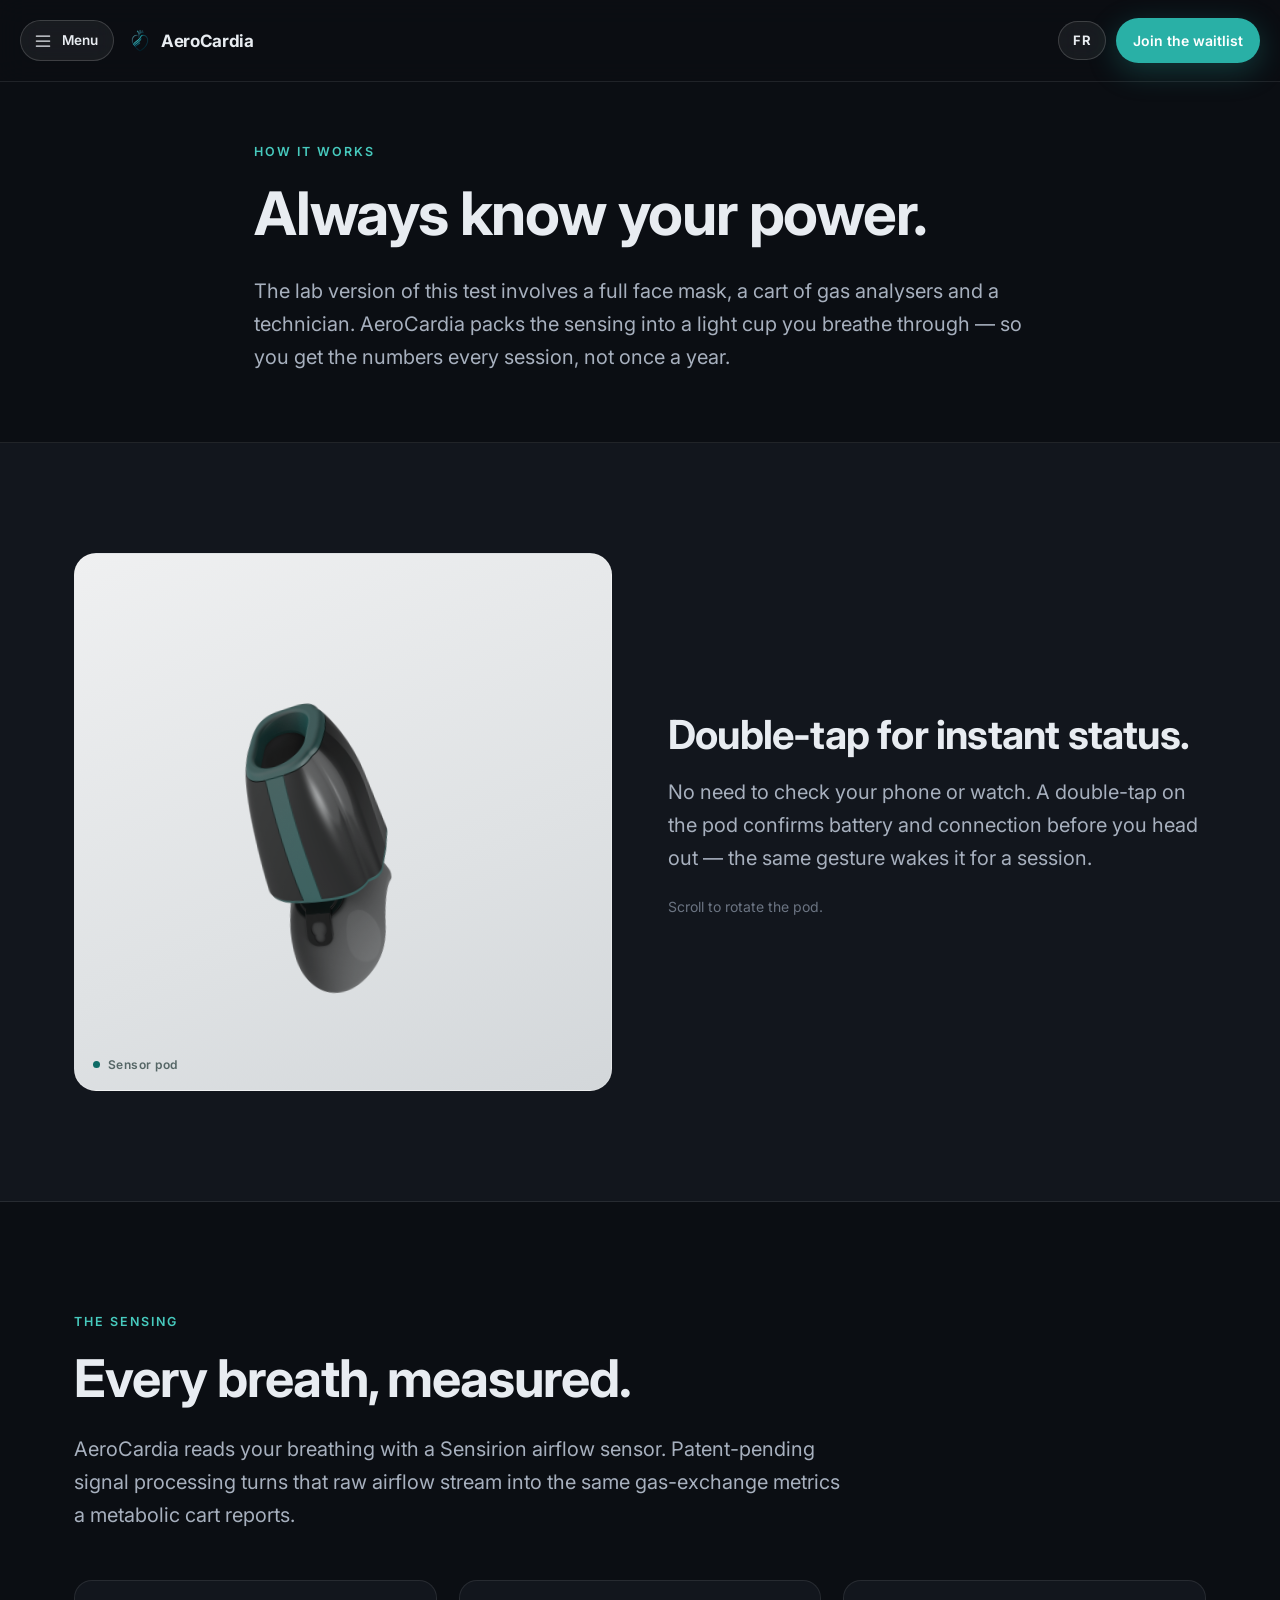
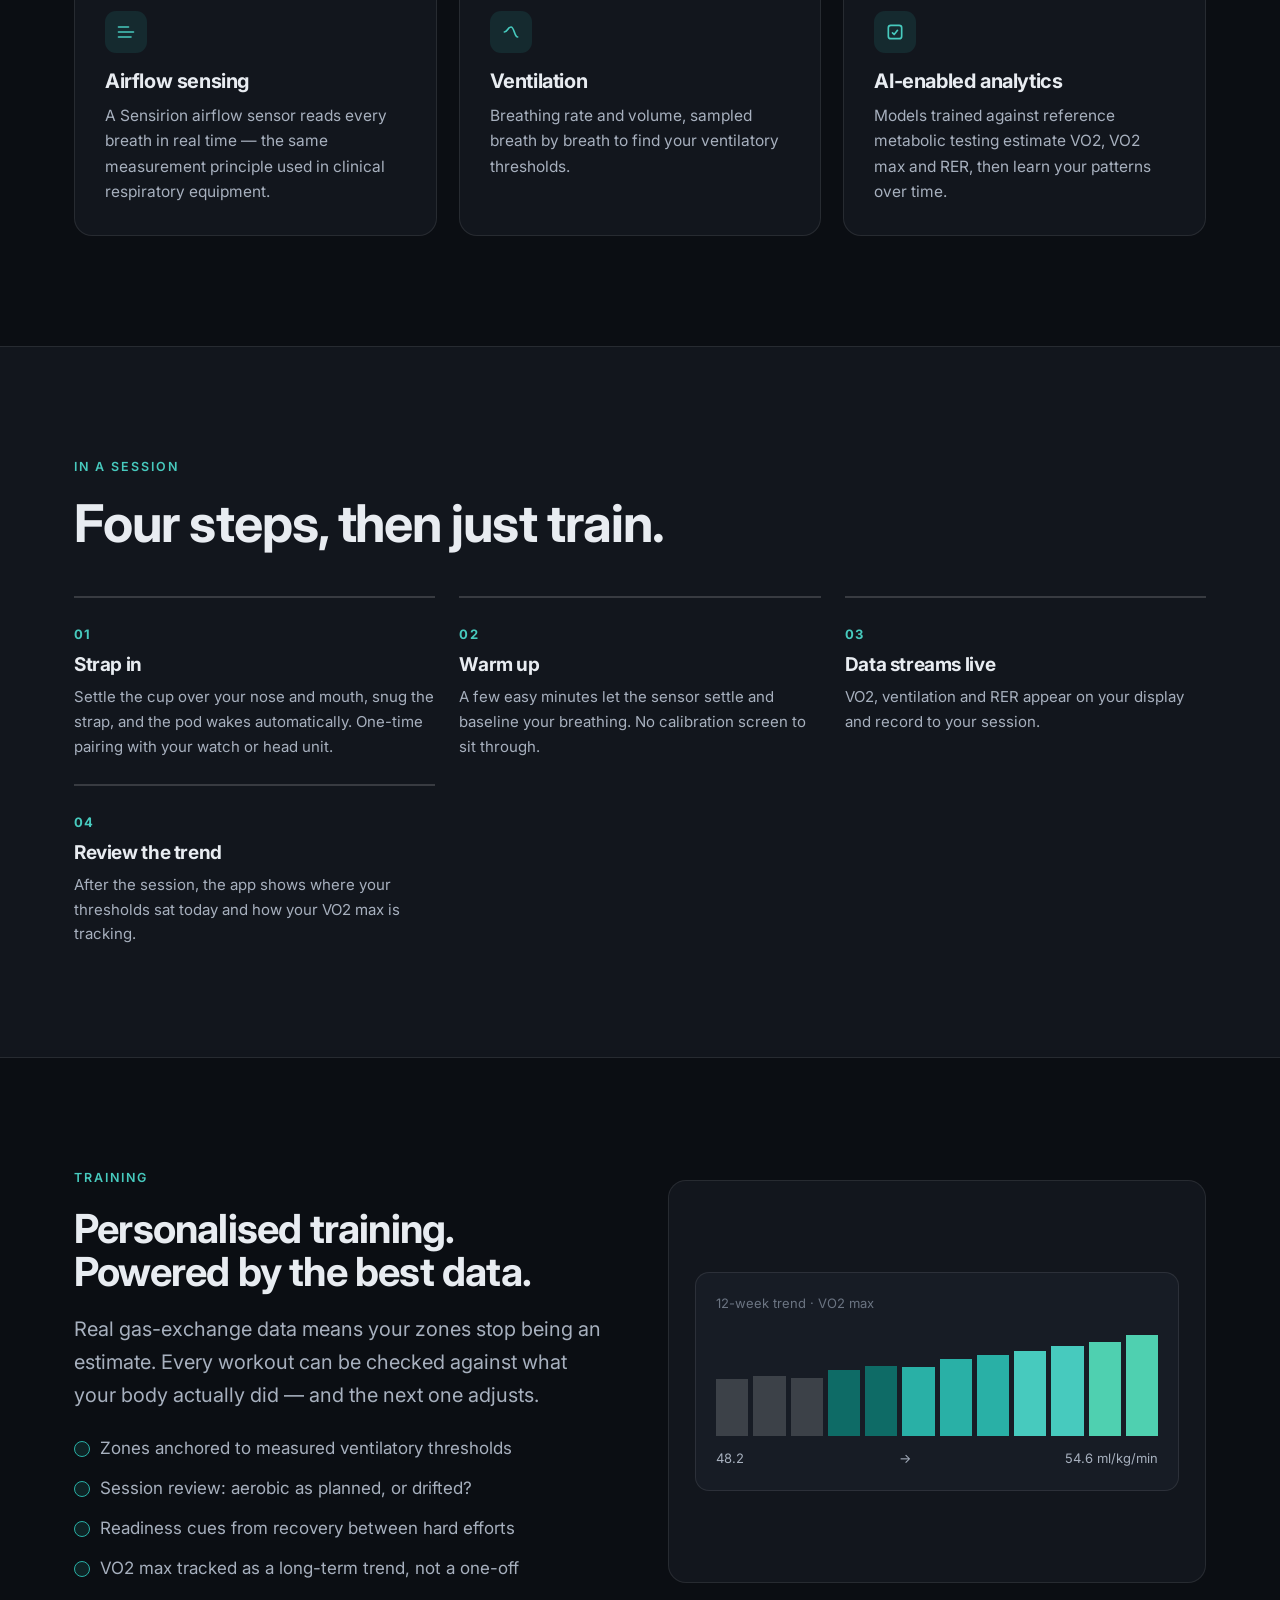
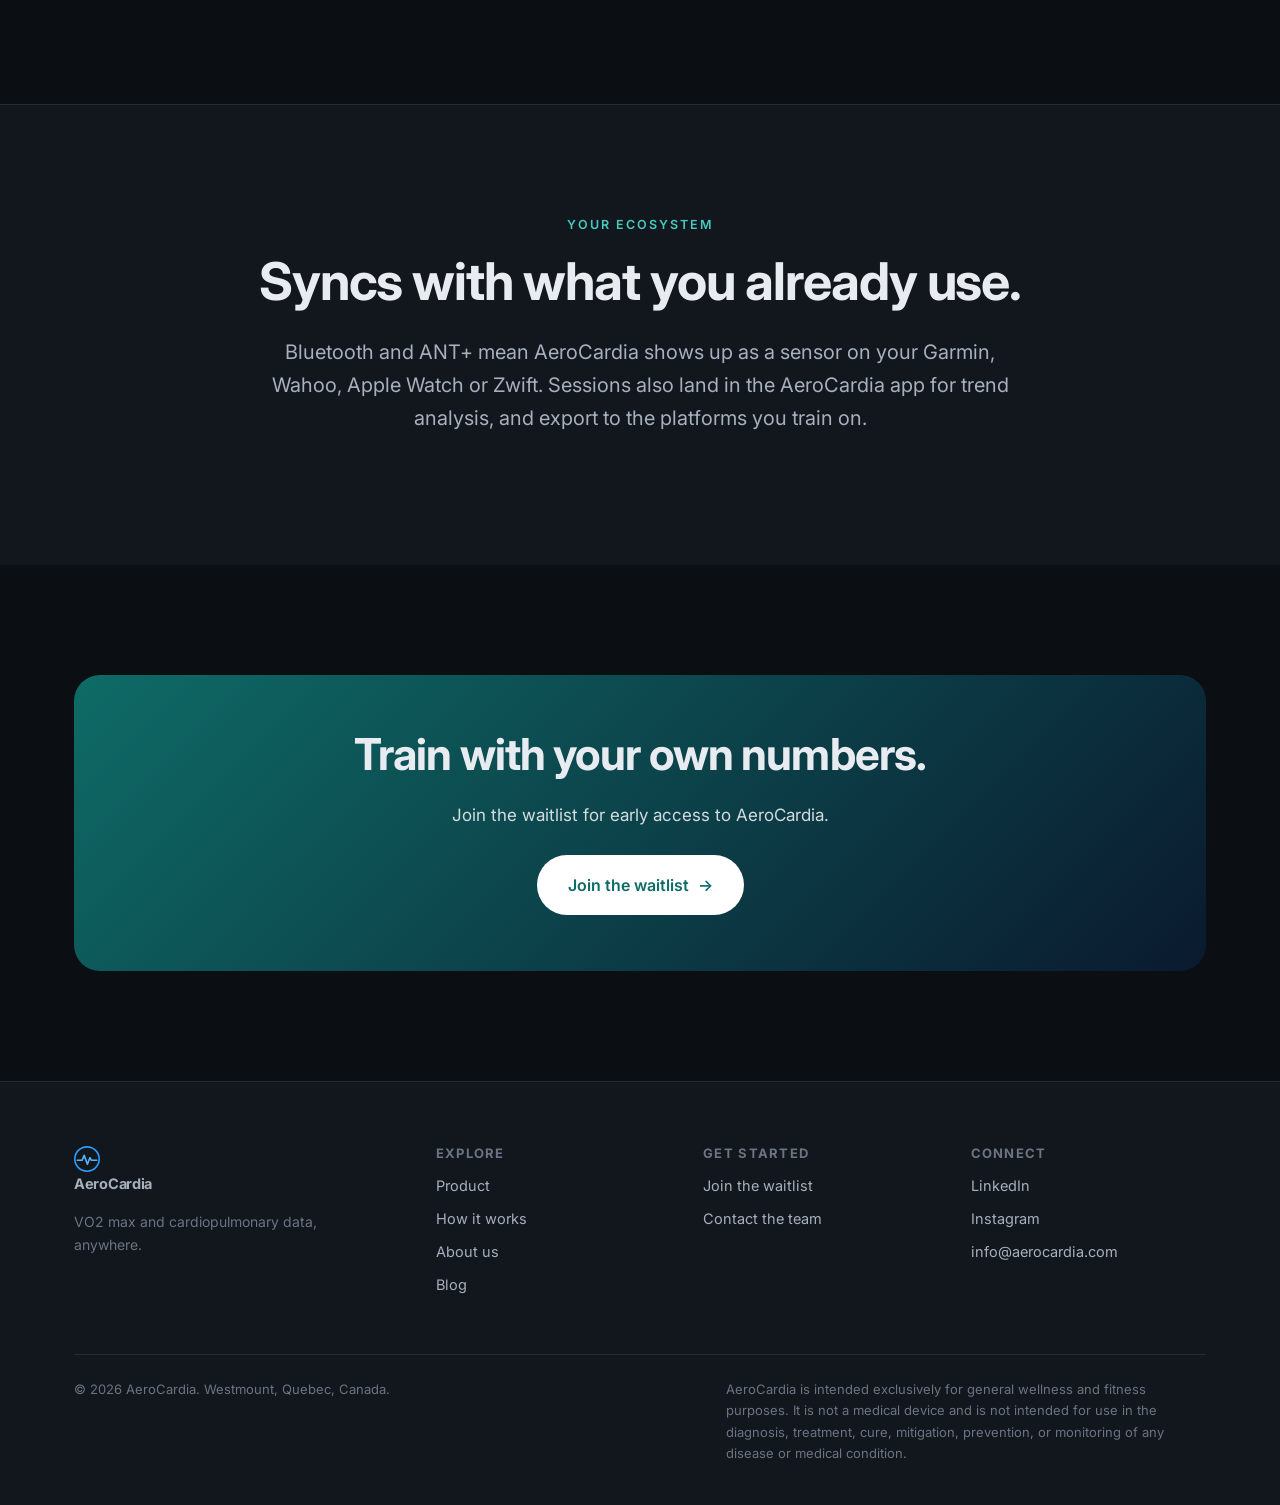
<file: how-it-works.html>
<!DOCTYPE html>
<html lang="en">
<head>
<meta charset="UTF-8" />
<script>document.documentElement.classList.add("js");</script>
<meta name="viewport" content="width=device-width, initial-scale=1" />
<title data-fr="Comment ça marche — AeroCardia">How it works — AeroCardia</title>
<meta name="description" content="How AeroCardia turns breath into real-time VO2, ventilation and effort data — strap in, warm up, train with your own numbers." data-fr-attrs="content" data-fr-attr-content="Comment AeroCardia transforme votre respiration en données de VO2, de ventilation et d'effort en temps réel — installez-vous, échauffez-vous, entraînez-vous avec vos propres chiffres." />
<link rel="icon" href="assets/img/favicon.png" />
<link rel="preconnect" href="https://fonts.googleapis.com" />
<link rel="preconnect" href="https://fonts.gstatic.com" crossorigin />
<link href="https://fonts.googleapis.com/css2?family=Inter:wght@300;400;500;600;700&display=swap" rel="stylesheet" />
<link rel="stylesheet" href="assets/css/styles.css" />
</head>
<body class="interior">

<header class="topbar" data-topbar>
  <div class="topbar__left">
    <button class="menu-open" id="menu-open" aria-expanded="false" aria-controls="menu">
      <svg width="20" height="20" viewBox="0 0 24 24" fill="none" stroke="currentColor" stroke-width="1.5" stroke-linecap="round" stroke-linejoin="round" aria-hidden="true"><line x1="4" y1="6" x2="20" y2="6"/><line x1="4" y1="12" x2="20" y2="12"/><line x1="4" y1="18" x2="20" y2="18"/></svg>
      <span class="menu-open__label" data-fr="Menu">Menu</span>
    </button>
    <a class="topbar__brand" href="index.html" aria-label="AeroCardia home" data-fr-attrs="aria-label" data-fr-attr-aria-label="Accueil AeroCardia">
      <img src="assets/img/favicon.png" alt="" width="24" height="24" />AeroCardia
    </a>
  </div>
  <div class="topbar__right">
    <button type="button" class="lang-toggle" data-lang-toggle aria-pressed="false">FR</button>
    <a class="btn btn--primary btn--sm topbar__cta" href="waitlist.html" data-fr="Rejoindre la liste d'attente">Join the waitlist</a>
  </div>
</header>

<div class="menu" id="menu" aria-hidden="true">
  <div class="menu__backdrop" data-menu-close></div>
  <nav class="menu__panel" aria-label="Main menu" data-fr-attrs="aria-label" data-fr-attr-aria-label="Menu principal">
    <button class="menu__close" id="menu-close" data-menu-close>
      <svg width="20" height="20" viewBox="0 0 24 24" fill="none" stroke="currentColor" stroke-width="1.5" stroke-linecap="round" stroke-linejoin="round" aria-hidden="true"><path d="M18 6 6 18"/><path d="m6 6 12 12"/></svg>
      <span data-fr="Fermer">Close</span>
    </button>
    <div class="menu__nav">
      <a class="menu__link" href="index.html"><span class="menu__linkText" data-fr="Accueil">Home</span><svg class="menu__arrow icon" width="16" height="16" viewBox="0 0 24 24" fill="none" stroke="currentColor" stroke-width="1.5" stroke-linecap="round" stroke-linejoin="round" aria-hidden="true"><path d="M5 12h14"/><path d="m12 5 7 7-7 7"/></svg></a>
      <a class="menu__link" href="product.html"><span class="menu__linkText" data-fr="Produit">Product</span><svg class="menu__arrow icon" width="16" height="16" viewBox="0 0 24 24" fill="none" stroke="currentColor" stroke-width="1.5" stroke-linecap="round" stroke-linejoin="round" aria-hidden="true"><path d="M5 12h14"/><path d="m12 5 7 7-7 7"/></svg></a>
      <a class="menu__link" href="how-it-works.html"><span class="menu__linkText" data-fr="Comment ça marche">How it works</span><svg class="menu__arrow icon" width="16" height="16" viewBox="0 0 24 24" fill="none" stroke="currentColor" stroke-width="1.5" stroke-linecap="round" stroke-linejoin="round" aria-hidden="true"><path d="M5 12h14"/><path d="m12 5 7 7-7 7"/></svg></a>
      <a class="menu__link" href="about.html"><span class="menu__linkText" data-fr="À propos">About</span><svg class="menu__arrow icon" width="16" height="16" viewBox="0 0 24 24" fill="none" stroke="currentColor" stroke-width="1.5" stroke-linecap="round" stroke-linejoin="round" aria-hidden="true"><path d="M5 12h14"/><path d="m12 5 7 7-7 7"/></svg></a>
      <a class="menu__link" href="index.html#blog"><span class="menu__linkText" data-fr="Blogue">Blog</span><svg class="menu__arrow icon" width="16" height="16" viewBox="0 0 24 24" fill="none" stroke="currentColor" stroke-width="1.5" stroke-linecap="round" stroke-linejoin="round" aria-hidden="true"><path d="M5 12h14"/><path d="m12 5 7 7-7 7"/></svg></a>
    </div>
    <div class="menu__foot">
      <span class="menu__footLabel" data-fr="Nous contacter">Get in touch</span>
      <a class="menu__mail" href="mailto:info@aerocardia.com">info@aerocardia.com</a>
      <div style="margin-top:18px"><a class="btn btn--primary" href="waitlist.html" data-fr="Rejoindre la liste d'attente">Join the waitlist</a></div>
    </div>
  </nav>
</div>

<main>

<section class="page-hero">
  <div class="wrap narrow reveal in">
    <span class="eyebrow" data-fr="Comment ça marche">How it works</span>
    <h1 data-fr="Connaissez toujours votre puissance.">Always know your power.</h1>
    <p class="lede" data-fr="La version en laboratoire de ce test implique un masque facial complet, un chariot d'analyseurs de gaz et un technicien. AeroCardia regroupe la détection dans un cache léger à travers lequel vous respirez — pour obtenir les chiffres à chaque séance, pas une fois par année.">The lab version of this test involves a full face mask, a cart of gas analysers and a technician. AeroCardia packs the sensing into a light cup you breathe through — so you get the numbers every session, not once a year.</p>
  </div>
</section>

<!-- SCROLL-SCRUB DEVICE -->
<section class="section" data-scrub style="background:var(--bg-elev);border-bottom:1px solid var(--line)">
  <div class="wrap">
    <div class="split">
      <div class="reveal" style="padding:0">
        <div class="stage stage--tall">
          <div class="stage__frames">
            <img data-scrub-target src="assets/img/device-black-teal-2.png" alt="AeroCardia sensor pod" style="transition:transform .12s linear" data-fr-attrs="alt" data-fr-attr-alt="Module capteur AeroCardia" />
          </div>
          <span class="stage__badge" data-fr="Module capteur">Sensor pod</span>
        </div>
      </div>
      <div class="reveal" data-d="1">
        <h2 data-fr="Un double tapotement pour un état instantané.">Double-tap for instant status.</h2>
        <p class="lede" data-fr="Pas besoin de vérifier votre téléphone ou votre montre. Un double tapotement sur le module confirme la batterie et la connexion avant de partir — le même geste le réveille pour une séance.">No need to check your phone or watch. A double-tap on the pod confirms battery and connection before you head out — the same gesture wakes it for a session.</p>
        <p class="muted" style="font-size:14px" data-fr="Défilez pour faire pivoter le module.">Scroll to rotate the pod.</p>
      </div>
    </div>
  </div>
</section>

<!-- THE SENSING -->
<section class="section">
  <div class="wrap">
    <div class="narrow reveal"><span class="eyebrow" data-fr="La détection">The sensing</span><h2 data-fr="Chaque respiration, mesurée.">Every breath, measured.</h2>
      <p class="lede" data-fr="AeroCardia lit votre respiration grâce à un capteur de débit d'air Sensirion. Un traitement du signal en instance de brevet transforme ce flux d'air brut dans les mêmes mesures d'échanges gazeux que rapporte un chariot métabolique.">AeroCardia reads your breathing with a Sensirion airflow sensor. Patent-pending signal processing turns that raw airflow stream into the same gas-exchange metrics a metabolic cart reports.</p>
    </div>
    <div class="cards cards--3" style="margin-top:48px">
      <div class="card reveal" data-d="1"><div class="card__icon"><svg width="20" height="20" viewBox="0 0 24 24" fill="none" stroke="currentColor" stroke-width="2"><path d="M3 12h18M3 6h12M3 18h15" stroke-linecap="round"/></svg></div><h3 data-fr="Détection du débit d'air">Airflow sensing</h3><p data-fr="Un capteur de débit d'air Sensirion lit chaque respiration en temps réel — le même principe de mesure utilisé dans l'équipement respiratoire clinique.">A Sensirion airflow sensor reads every breath in real time — the same measurement principle used in clinical respiratory equipment.</p></div>
      <div class="card reveal" data-d="2"><div class="card__icon"><svg width="20" height="20" viewBox="0 0 24 24" fill="none" stroke="currentColor" stroke-width="2"><path d="M4 12c4 0 4-6 8-6s4 12 8 12" stroke-linecap="round"/></svg></div><h3 data-fr="Ventilation">Ventilation</h3><p data-fr="Fréquence et volume respiratoires, échantillonnés respiration par respiration pour trouver vos seuils ventilatoires.">Breathing rate and volume, sampled breath by breath to find your ventilatory thresholds.</p></div>
      <div class="card reveal" data-d="3"><div class="card__icon"><svg width="20" height="20" viewBox="0 0 24 24" fill="none" stroke="currentColor" stroke-width="2"><rect x="4" y="4" width="16" height="16" rx="3"/><path d="M9 13l2 2 4-5" stroke-linecap="round" stroke-linejoin="round"/></svg></div><h3 data-fr="Analytique assistée par IA">AI-enabled analytics</h3><p data-fr="Des modèles entraînés à partir de tests métaboliques de référence estiment le VO2, le VO2 max et le RER, puis apprennent vos tendances au fil du temps.">Models trained against reference metabolic testing estimate VO2, VO2 max and RER, then learn your patterns over time.</p></div>
    </div>
  </div>
</section>

<!-- STEPS -->
<section class="section" style="background:var(--bg-elev);border-top:1px solid var(--line);border-bottom:1px solid var(--line)">
  <div class="wrap">
    <div class="reveal"><span class="eyebrow" data-fr="Pendant une séance">In a session</span><h2 data-fr="Quatre étapes, puis entraînez-vous.">Four steps, then just train.</h2></div>
    <div class="steps" style="margin-top:44px">
      <div class="step reveal" data-d="1"><div class="step__n">01</div><h3 data-fr="Attachez-le">Strap in</h3><p data-fr="Placez le cache sur votre nez et votre bouche, ajustez la sangle, et le module se réveille automatiquement. Jumelage unique avec votre montre ou compteur.">Settle the cup over your nose and mouth, snug the strap, and the pod wakes automatically. One-time pairing with your watch or head unit.</p></div>
      <div class="step reveal" data-d="2"><div class="step__n">02</div><h3 data-fr="Échauffez-vous">Warm up</h3><p data-fr="Quelques minutes faciles permettent au capteur de se stabiliser et d'établir une base de votre respiration. Aucun écran de calibration à attendre.">A few easy minutes let the sensor settle and baseline your breathing. No calibration screen to sit through.</p></div>
      <div class="step reveal" data-d="3"><div class="step__n">03</div><h3 data-fr="Les données défilent en direct">Data streams live</h3><p data-fr="Le VO2, la ventilation et le RER apparaissent sur votre écran et s'enregistrent dans votre séance.">VO2, ventilation and RER appear on your display and record to your session.</p></div>
      <div class="step reveal"><div class="step__n">04</div><h3 data-fr="Consultez la tendance">Review the trend</h3><p data-fr="Après la séance, l'appli montre où se situaient vos seuils aujourd'hui et comment évolue votre VO2 max.">After the session, the app shows where your thresholds sat today and how your VO2 max is tracking.</p></div>
    </div>
  </div>
</section>

<!-- TRAINING -->
<section class="section" id="training">
  <div class="wrap">
    <div class="split">
      <div class="reveal">
        <span class="eyebrow" data-fr="Entraînement">Training</span>
        <h2 data-fr="Un entraînement personnalisé. Propulsé par les meilleures données.">Personalised training. Powered by the best data.</h2>
        <p class="lede" data-fr="De véritables données d'échanges gazeux signifient que vos zones cessent d'être une estimation. Chaque séance peut être vérifiée par rapport à ce que votre corps a réellement fait — et la suivante s'ajuste.">Real gas-exchange data means your zones stop being an estimate. Every workout can be checked against what your body actually did — and the next one adjusts.</p>
        <ul>
          <li data-fr="Des zones ancrées à des seuils ventilatoires mesurés">Zones anchored to measured ventilatory thresholds</li>
          <li data-fr="Bilan de séance : aérobie comme prévu, ou dérive&nbsp;?">Session review: aerobic as planned, or drifted?</li>
          <li data-fr="Des repères de disponibilité à partir de la récupération entre les efforts intenses">Readiness cues from recovery between hard efforts</li>
          <li data-fr="VO2 max suivi comme une tendance à long terme, pas un chiffre isolé">VO2 max tracked as a long-term trend, not a one-off</li>
        </ul>
      </div>
      <div class="split__media reveal" data-d="1">
        <div style="padding:26px;width:100%">
          <div style="background:var(--bg-elev-2);border:1px solid var(--line);border-radius:14px;padding:20px">
            <div style="font-size:13px;color:var(--text-mute);margin-bottom:12px" data-fr="Tendance sur 12 semaines &middot; VO2 max">12-week trend &middot; VO2 max</div>
            <div style="display:flex;gap:5px;align-items:flex-end;height:110px">
              <span style="flex:1;background:var(--line-strong);height:52%"></span>
              <span style="flex:1;background:var(--line-strong);height:55%"></span>
              <span style="flex:1;background:var(--line-strong);height:53%"></span>
              <span style="flex:1;background:var(--accent-deep);height:60%"></span>
              <span style="flex:1;background:var(--accent-deep);height:64%"></span>
              <span style="flex:1;background:var(--accent);height:63%"></span>
              <span style="flex:1;background:var(--accent);height:70%"></span>
              <span style="flex:1;background:var(--accent);height:74%"></span>
              <span style="flex:1;background:var(--accent-bright);height:78%"></span>
              <span style="flex:1;background:var(--accent-bright);height:82%"></span>
              <span style="flex:1;background:var(--good);height:86%"></span>
              <span style="flex:1;background:var(--good);height:92%"></span>
            </div>
            <div style="display:flex;justify-content:space-between;margin-top:12px;font-size:13px;color:var(--text-dim)"><span>48.2</span><span>&rarr;</span><span>54.6 ml/kg/min</span></div>
          </div>
        </div>
      </div>
    </div>
  </div>
</section>

<!-- SYNC -->
<section class="section" style="background:var(--bg-elev);border-top:1px solid var(--line)">
  <div class="wrap narrow center reveal" style="margin-inline:auto">
    <span class="eyebrow" data-fr="Votre écosystème">Your ecosystem</span>
    <h2 data-fr="Se synchronise avec ce que vous utilisez déjà.">Syncs with what you already use.</h2>
    <p class="lede" style="margin-inline:auto" data-fr="Le Bluetooth et l'ANT+ font qu'AeroCardia apparaît comme capteur sur votre Garmin, Wahoo, Apple Watch ou Zwift. Les séances arrivent aussi dans l'appli AeroCardia pour l'analyse de tendance, et s'exportent vers les plateformes sur lesquelles vous vous entraînez.">Bluetooth and ANT+ mean AeroCardia shows up as a sensor on your Garmin, Wahoo, Apple Watch or Zwift. Sessions also land in the AeroCardia app for trend analysis, and export to the platforms you train on.</p>
  </div>
</section>

<section class="section">
  <div class="wrap"><div class="cta-band reveal">
    <h2 data-fr="Entraînez-vous avec vos propres chiffres.">Train with your own numbers.</h2>
    <p data-fr="Rejoignez la liste d'attente pour un accès anticipé à AeroCardia.">Join the waitlist for early access to AeroCardia.</p>
    <div style="margin-top:26px"><a class="btn btn--primary btn--lg" href="waitlist.html" data-fr="Rejoindre la liste d'attente <span class='arrow'>&rarr;</span>">Join the waitlist <span class="arrow">&rarr;</span></a></div>
  </div></div>
</section>

</main>

<footer class="footer">
  <div class="wrap">
    <div class="footer__grid">
      <div>
        <a class="brand" href="index.html" style="margin-bottom:14px"><svg class="brand__mark" viewBox="0 0 32 32" fill="none" aria-hidden="true"><circle cx="16" cy="16" r="15" stroke="#2E9BFF" stroke-width="2"/><path d="M4 17.5h6l2.5-6 4 11 3-8 2 3h6.5" stroke="#57B4FF" stroke-width="2" stroke-linecap="round" stroke-linejoin="round"/></svg>AeroCardia</a>
        <p class="muted" style="font-size:14px;max-width:32ch" data-fr="Les données de VO2 max et cardiopulmonaires, partout.">VO2 max and cardiopulmonary data, anywhere.</p>
      </div>
      <div><h4 data-fr="Explorer">Explore</h4><a href="product.html" data-fr="Produit">Product</a><a href="how-it-works.html" data-fr="Comment ça marche">How it works</a><a href="about.html" data-fr="À propos">About us</a><a href="https://aerocardia.com/blog" data-fr="Blogue">Blog</a></div>
      <div><h4 data-fr="Commencer">Get started</h4><a href="waitlist.html" data-fr="Rejoindre la liste d'attente">Join the waitlist</a><a href="mailto:info@aerocardia.com" data-fr="Contacter l'équipe">Contact the team</a></div>
      <div><h4 data-fr="Nous suivre">Connect</h4><a href="https://www.linkedin.com/company/aerocardia/" target="_blank" rel="noopener">LinkedIn</a><a href="https://www.instagram.com/aerocardia" target="_blank" rel="noopener">Instagram</a><a href="mailto:info@aerocardia.com">info@aerocardia.com</a></div>
    </div>
    <div class="footer__bottom">
      <span>&copy; <span data-year>2026</span> AeroCardia. Westmount, Quebec, Canada.</span>
      <span class="footer__disc" data-fr="AeroCardia est destiné exclusivement à des fins de bien-être général et de mise en forme. Il n'est pas un dispositif médical et n'est pas destiné à être utilisé pour le diagnostic, le traitement, la guérison, l'atténuation, la prévention ou la surveillance d'une maladie ou d'une condition médicale.">AeroCardia is intended exclusively for general wellness and fitness purposes. It is not a medical device and is not intended for use in the diagnosis, treatment, cure, mitigation, prevention, or monitoring of any disease or medical condition.</span>
    </div>
  </div>
</footer>

<script src="assets/js/i18n.js"></script>
<script src="assets/js/menu.js"></script>
<script src="assets/js/main.js"></script>
</body>
</html>
</file>
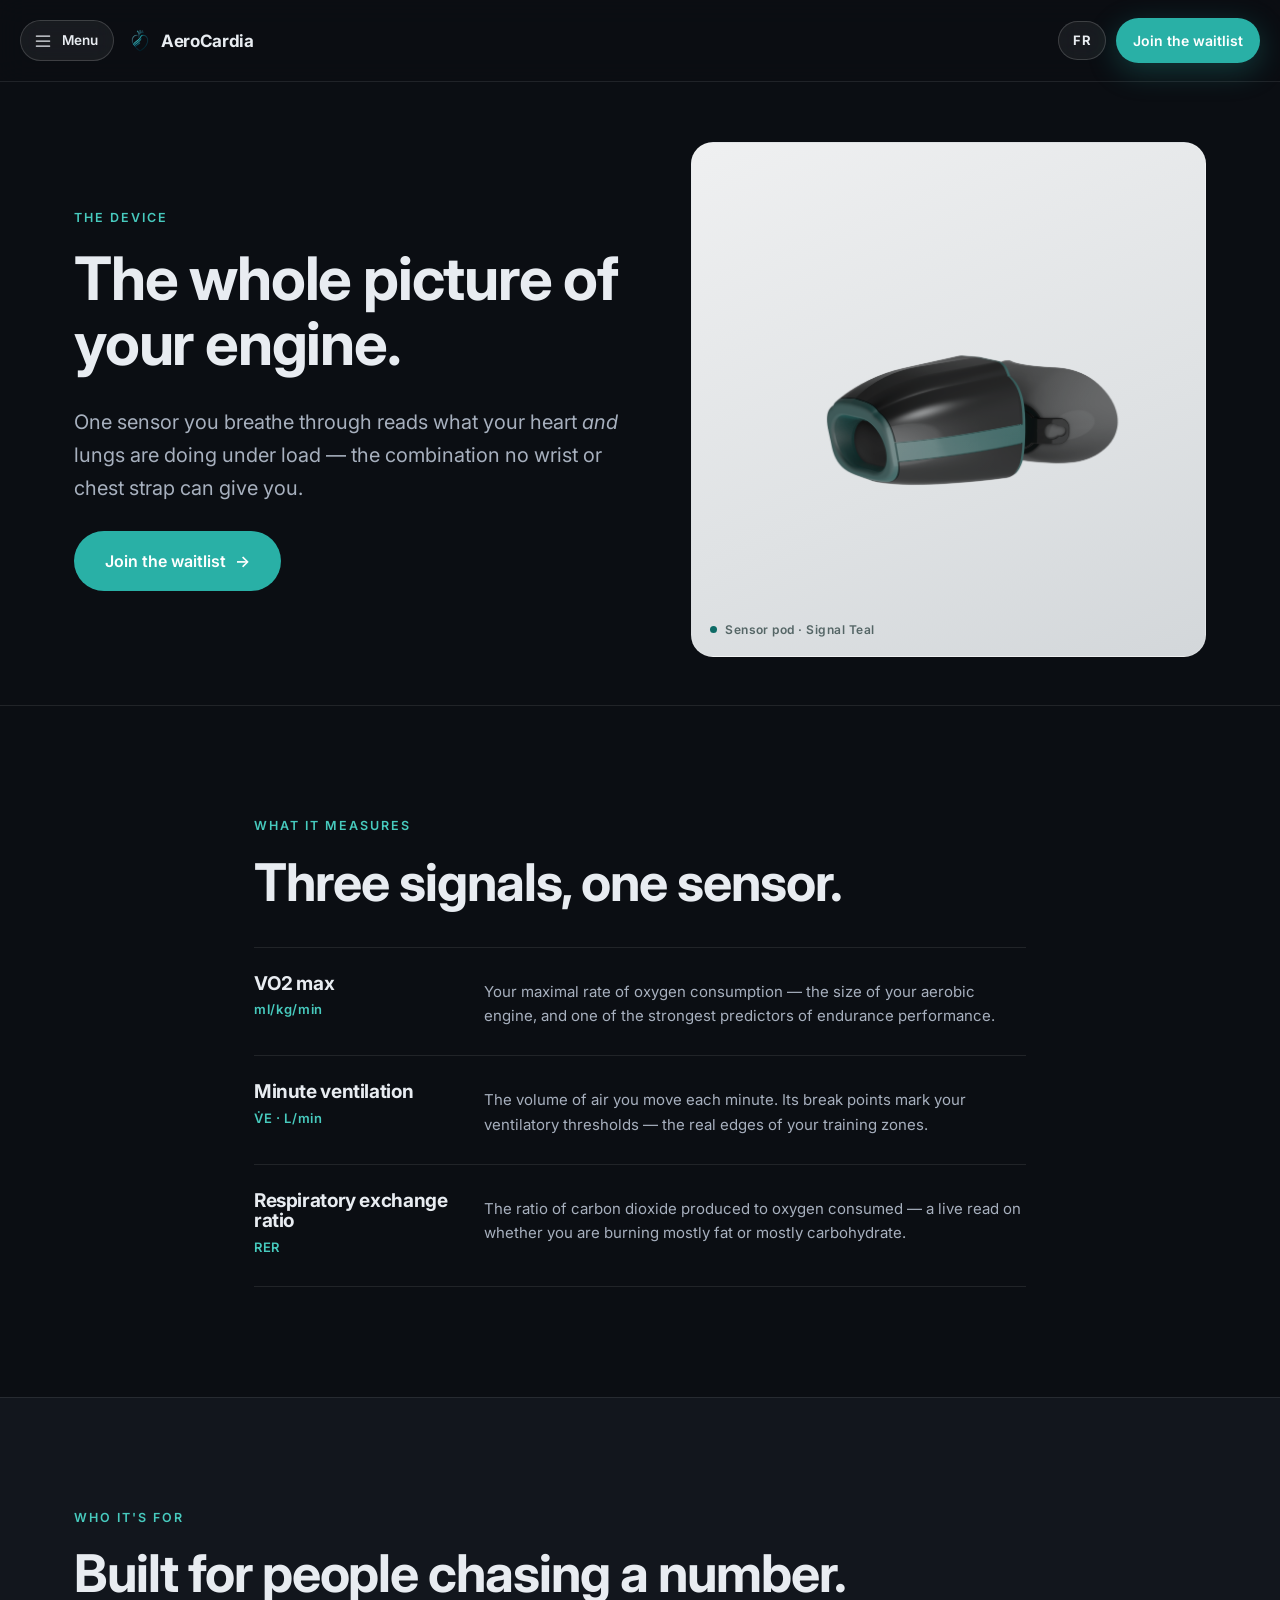
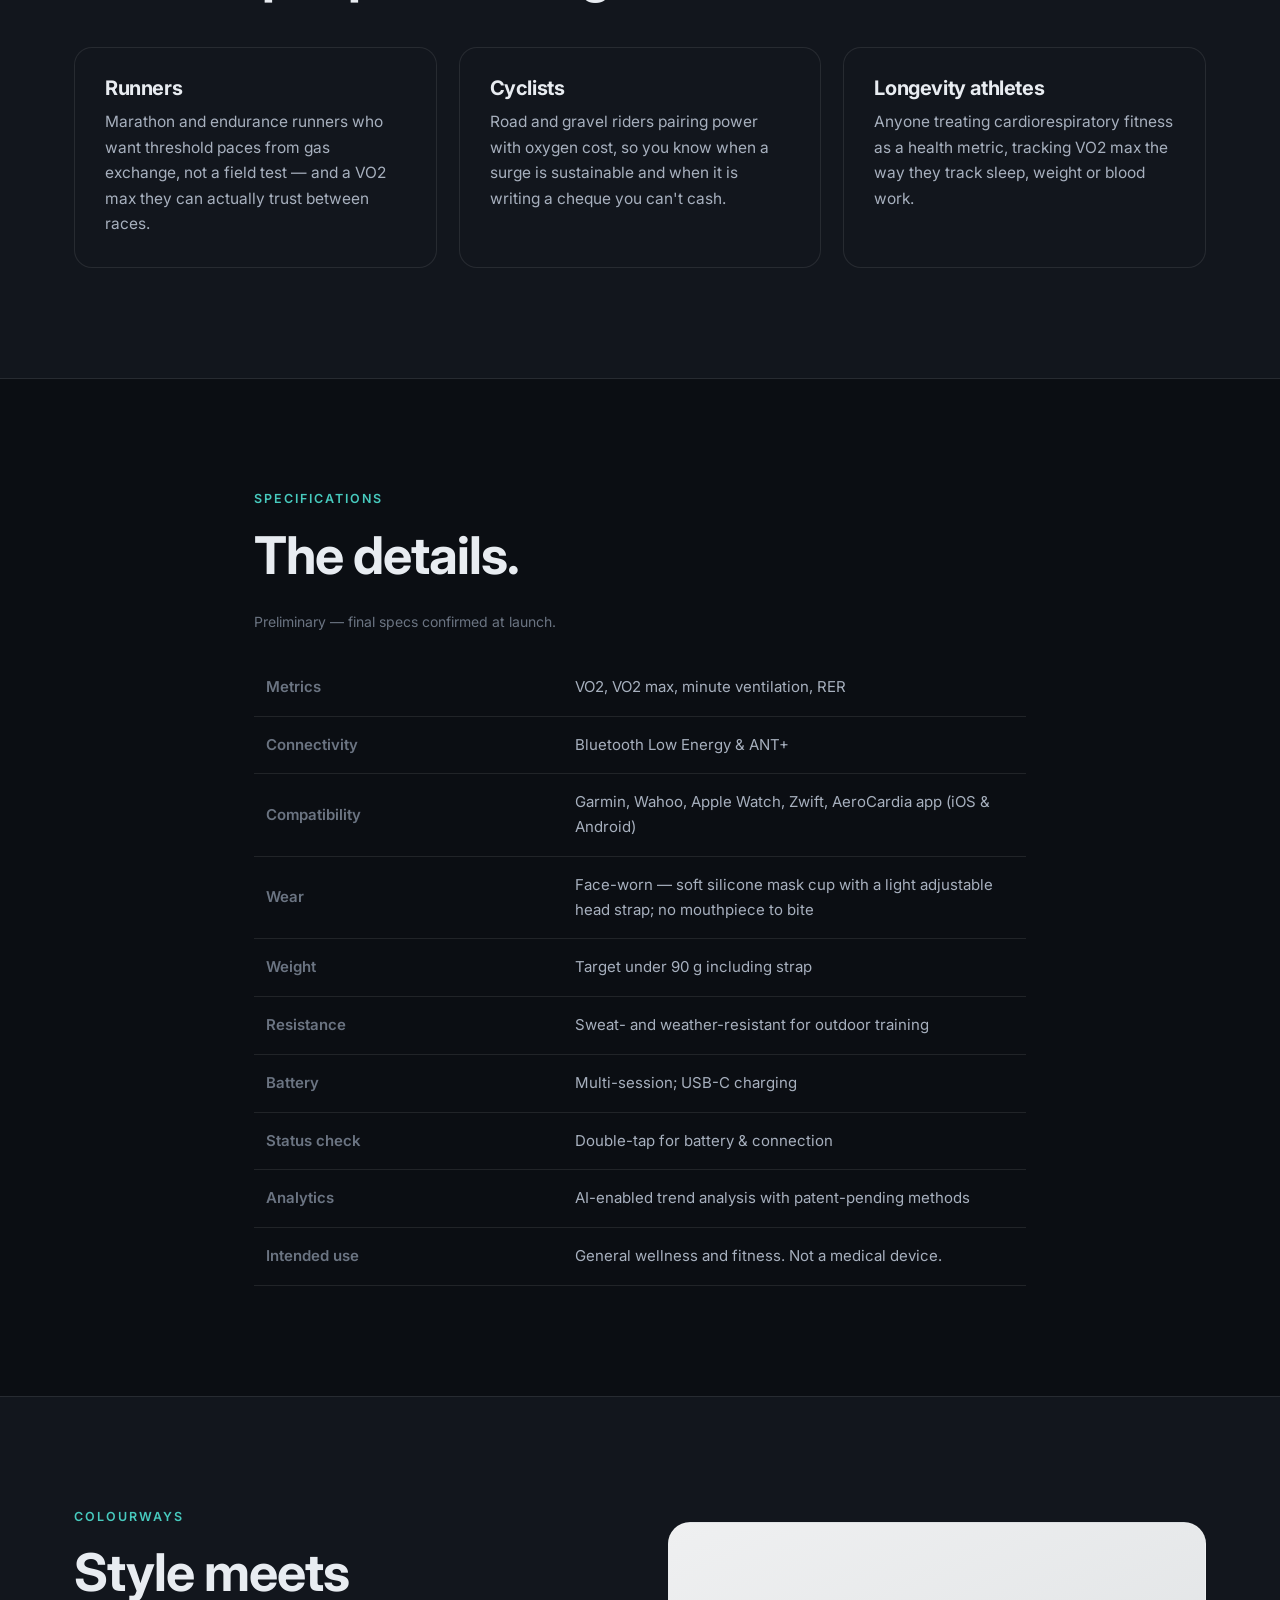
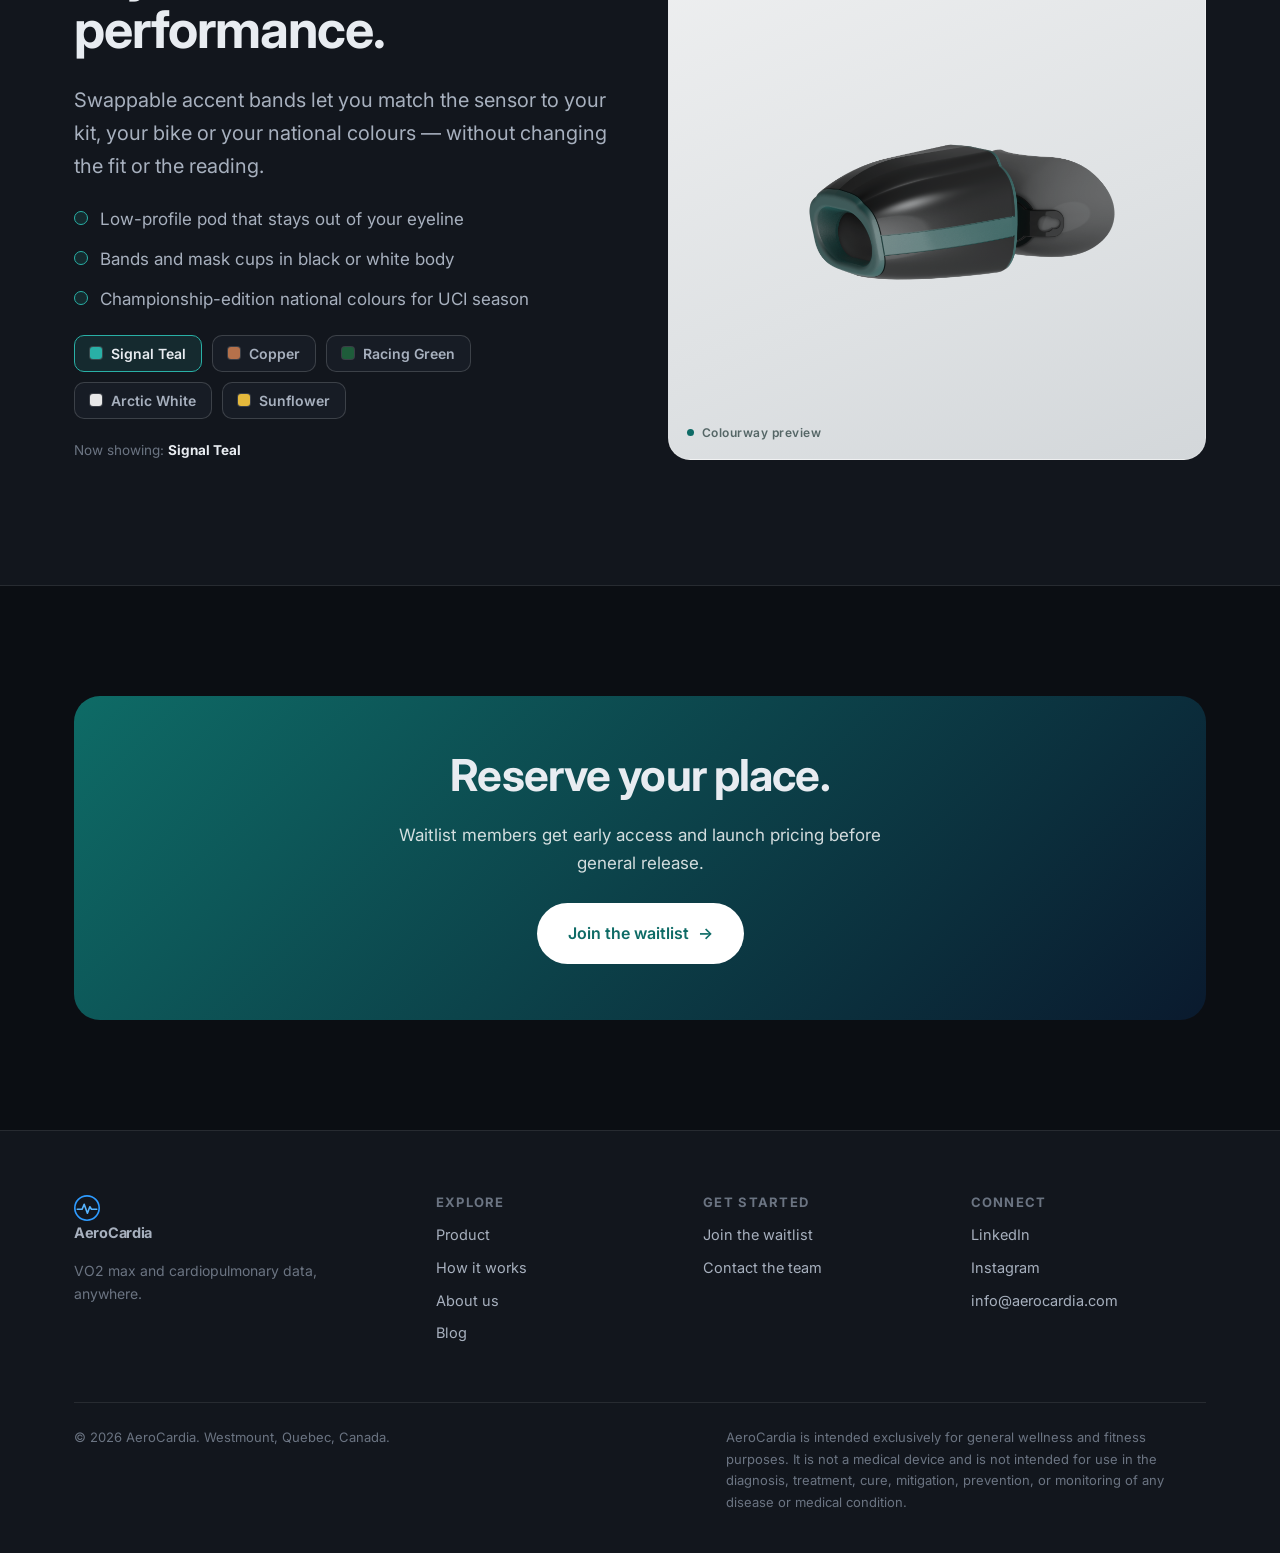
<file: product.html>
<!DOCTYPE html>
<html lang="en">
<head>
<meta charset="UTF-8" />
<script>document.documentElement.classList.add("js");</script>
<meta name="viewport" content="width=device-width, initial-scale=1" />
<title data-fr="Produit — AeroCardia">Product — AeroCardia</title>
<meta name="description" content="AeroCardia measures VO2 max, minute ventilation and RER in a single face-worn breath sensor. See the full picture of your engine." data-fr-attrs="content" data-fr-attr-content="AeroCardia mesure le VO2 max, la ventilation minute et le RER dans un seul capteur de respiration porté sur le visage. Voyez le portrait complet de votre moteur." />
<link rel="icon" href="assets/img/favicon.png" />
<link rel="preconnect" href="https://fonts.googleapis.com" />
<link rel="preconnect" href="https://fonts.gstatic.com" crossorigin />
<link href="https://fonts.googleapis.com/css2?family=Inter:wght@300;400;500;600;700&display=swap" rel="stylesheet" />
<link rel="stylesheet" href="assets/css/styles.css" />
</head>
<body class="interior">

<header class="topbar" data-topbar>
  <div class="topbar__left">
    <button class="menu-open" id="menu-open" aria-expanded="false" aria-controls="menu">
      <svg width="20" height="20" viewBox="0 0 24 24" fill="none" stroke="currentColor" stroke-width="1.5" stroke-linecap="round" stroke-linejoin="round" aria-hidden="true"><line x1="4" y1="6" x2="20" y2="6"/><line x1="4" y1="12" x2="20" y2="12"/><line x1="4" y1="18" x2="20" y2="18"/></svg>
      <span class="menu-open__label" data-fr="Menu">Menu</span>
    </button>
    <a class="topbar__brand" href="index.html" aria-label="AeroCardia home" data-fr-attrs="aria-label" data-fr-attr-aria-label="Accueil AeroCardia">
      <img src="assets/img/favicon.png" alt="" width="24" height="24" />AeroCardia
    </a>
  </div>
  <div class="topbar__right">
    <button type="button" class="lang-toggle" data-lang-toggle aria-pressed="false">FR</button>
    <a class="btn btn--primary btn--sm topbar__cta" href="waitlist.html" data-fr="Rejoindre la liste d'attente">Join the waitlist</a>
  </div>
</header>

<div class="menu" id="menu" aria-hidden="true">
  <div class="menu__backdrop" data-menu-close></div>
  <nav class="menu__panel" aria-label="Main menu" data-fr-attrs="aria-label" data-fr-attr-aria-label="Menu principal">
    <button class="menu__close" id="menu-close" data-menu-close>
      <svg width="20" height="20" viewBox="0 0 24 24" fill="none" stroke="currentColor" stroke-width="1.5" stroke-linecap="round" stroke-linejoin="round" aria-hidden="true"><path d="M18 6 6 18"/><path d="m6 6 12 12"/></svg>
      <span data-fr="Fermer">Close</span>
    </button>
    <div class="menu__nav">
      <a class="menu__link" href="index.html"><span class="menu__linkText" data-fr="Accueil">Home</span><svg class="menu__arrow icon" width="16" height="16" viewBox="0 0 24 24" fill="none" stroke="currentColor" stroke-width="1.5" stroke-linecap="round" stroke-linejoin="round" aria-hidden="true"><path d="M5 12h14"/><path d="m12 5 7 7-7 7"/></svg></a>
      <a class="menu__link" href="product.html"><span class="menu__linkText" data-fr="Produit">Product</span><svg class="menu__arrow icon" width="16" height="16" viewBox="0 0 24 24" fill="none" stroke="currentColor" stroke-width="1.5" stroke-linecap="round" stroke-linejoin="round" aria-hidden="true"><path d="M5 12h14"/><path d="m12 5 7 7-7 7"/></svg></a>
      <a class="menu__link" href="how-it-works.html"><span class="menu__linkText" data-fr="Comment ça marche">How it works</span><svg class="menu__arrow icon" width="16" height="16" viewBox="0 0 24 24" fill="none" stroke="currentColor" stroke-width="1.5" stroke-linecap="round" stroke-linejoin="round" aria-hidden="true"><path d="M5 12h14"/><path d="m12 5 7 7-7 7"/></svg></a>
      <a class="menu__link" href="about.html"><span class="menu__linkText" data-fr="À propos">About</span><svg class="menu__arrow icon" width="16" height="16" viewBox="0 0 24 24" fill="none" stroke="currentColor" stroke-width="1.5" stroke-linecap="round" stroke-linejoin="round" aria-hidden="true"><path d="M5 12h14"/><path d="m12 5 7 7-7 7"/></svg></a>
      <a class="menu__link" href="index.html#blog"><span class="menu__linkText" data-fr="Blogue">Blog</span><svg class="menu__arrow icon" width="16" height="16" viewBox="0 0 24 24" fill="none" stroke="currentColor" stroke-width="1.5" stroke-linecap="round" stroke-linejoin="round" aria-hidden="true"><path d="M5 12h14"/><path d="m12 5 7 7-7 7"/></svg></a>
    </div>
    <div class="menu__foot">
      <span class="menu__footLabel" data-fr="Nous contacter">Get in touch</span>
      <a class="menu__mail" href="mailto:info@aerocardia.com">info@aerocardia.com</a>
      <div style="margin-top:18px"><a class="btn btn--primary" href="waitlist.html" data-fr="Rejoindre la liste d'attente">Join the waitlist</a></div>
    </div>
  </nav>
</div>

<main>

<section class="page-hero">
  <div class="wrap">
    <div class="hero__grid">
      <div class="reveal in">
        <span class="eyebrow" data-fr="L'appareil">The device</span>
        <h1 data-fr="Le portrait complet de votre moteur.">The whole picture of your engine.</h1>
        <p class="lede" data-fr="Un seul capteur à travers lequel vous respirez lit ce que votre cœur <em>et</em> vos poumons font à l'effort — la combinaison qu'aucun bracelet ni sangle thoracique ne peut vous donner.">One sensor you breathe through reads what your heart <em>and</em> lungs are doing under load — the combination no wrist or chest strap can give you.</p>
        <div class="hero__actions" style="margin-top:26px">
          <a class="btn btn--primary btn--lg" href="waitlist.html" data-fr="Rejoindre la liste d'attente <span class='arrow'>&rarr;</span>">Join the waitlist <span class="arrow">&rarr;</span></a>
        </div>
      </div>
      <div class="reveal in" data-d="1">
        <div class="stage stage--tall">
          <div class="stage__frames stage__float">
            <img src="assets/img/device-black-teal.png" alt="AeroCardia breath sensor" data-fr-attrs="alt" data-fr-attr-alt="Capteur de respiration AeroCardia" />
          </div>
          <span class="stage__badge" data-fr="Module capteur &middot; Signal Teal">Sensor pod &middot; Signal Teal</span>
        </div>
      </div>
    </div>
  </div>
</section>

<!-- METRICS -->
<section class="section">
  <div class="wrap narrow">
    <div class="reveal"><span class="eyebrow" data-fr="Ce qu'il mesure">What it measures</span><h2 data-fr="Trois signaux, un capteur.">Three signals, one sensor.</h2></div>
    <div style="margin-top:36px">
      <div class="metric-row reveal">
        <div><h3 data-fr="VO2 max">VO2 max</h3><span class="abbr">ml/kg/min</span></div>
        <p data-fr="Votre débit maximal de consommation d'oxygène (VO2) — la taille de votre moteur aérobie, et l'un des plus forts prédicteurs de la performance en endurance.">Your maximal rate of oxygen consumption — the size of your aerobic engine, and one of the strongest predictors of endurance performance.</p>
      </div>
      <div class="metric-row reveal">
        <div><h3 data-fr="Ventilation minute">Minute ventilation</h3><span class="abbr">V&#775;E &middot; L/min</span></div>
        <p data-fr="Le volume d'air que vous déplacez chaque minute. Ses points de rupture marquent vos seuils ventilatoires — les véritables limites de vos zones d'entraînement.">The volume of air you move each minute. Its break points mark your ventilatory thresholds — the real edges of your training zones.</p>
      </div>
      <div class="metric-row reveal">
        <div><h3 data-fr="Quotient respiratoire">Respiratory exchange ratio</h3><span class="abbr">RER</span></div>
        <p data-fr="Le rapport entre le dioxyde de carbone produit et l'oxygène consommé — une lecture en direct de si vous brûlez surtout des lipides ou surtout des glucides.">The ratio of carbon dioxide produced to oxygen consumed — a live read on whether you are burning mostly fat or mostly carbohydrate.</p>
      </div>
    </div>
  </div>
</section>

<!-- WHO IT'S FOR -->
<section class="section" style="background:var(--bg-elev);border-top:1px solid var(--line);border-bottom:1px solid var(--line)">
  <div class="wrap">
    <div class="reveal"><span class="eyebrow" data-fr="Pour qui">Who it's for</span><h2 data-fr="Conçu pour les gens qui visent un chiffre.">Built for people chasing a number.</h2></div>
    <div class="cards cards--3" style="margin-top:44px">
      <div class="card reveal" data-d="1"><h3 data-fr="Coureurs">Runners</h3><p data-fr="Les coureurs de marathon et d'endurance qui veulent des allures de seuil tirées des échanges gazeux, pas d'un test de terrain — et un VO2 max en qui ils peuvent vraiment avoir confiance entre les courses.">Marathon and endurance runners who want threshold paces from gas exchange, not a field test — and a VO2 max they can actually trust between races.</p></div>
      <div class="card reveal" data-d="2"><h3 data-fr="Cyclistes">Cyclists</h3><p data-fr="Les cyclistes sur route et gravier qui associent la puissance au coût en oxygène, pour savoir quand une accélération est tenable et quand elle vous coûtera plus que vous ne pouvez vous permettre.">Road and gravel riders pairing power with oxygen cost, so you know when a surge is sustainable and when it is writing a cheque you can't cash.</p></div>
      <div class="card reveal" data-d="3"><h3 data-fr="Athlètes attentifs à leur longévité">Longevity athletes</h3><p data-fr="Toute personne qui traite la capacité cardiorespiratoire comme un indicateur de santé, en suivant le VO2 max comme elle suit son sommeil, son poids ou ses analyses sanguines.">Anyone treating cardiorespiratory fitness as a health metric, tracking VO2 max the way they track sleep, weight or blood work.</p></div>
    </div>
  </div>
</section>

<!-- SPECS -->
<section class="section">
  <div class="wrap narrow">
    <div class="reveal"><span class="eyebrow" data-fr="Spécifications">Specifications</span><h2 data-fr="Les détails.">The details.</h2>
      <p class="muted" style="font-size:14px" data-fr="Préliminaire — spécifications finales confirmées au lancement.">Preliminary — final specs confirmed at launch.</p>
    </div>
    <table class="specs reveal" style="margin-top:26px">
      <tr><th data-fr="Mesures">Metrics</th><td data-fr="VO2, VO2 max, ventilation minute, RER">VO2, VO2 max, minute ventilation, RER</td></tr>
      <tr><th data-fr="Connectivité">Connectivity</th><td>Bluetooth Low Energy &amp; ANT+</td></tr>
      <tr><th data-fr="Compatibilité">Compatibility</th><td data-fr="Garmin, Wahoo, Apple Watch, Zwift, appli AeroCardia (iOS et Android)">Garmin, Wahoo, Apple Watch, Zwift, AeroCardia app (iOS &amp; Android)</td></tr>
      <tr><th data-fr="Port">Wear</th><td data-fr="Porté sur le visage — cache en silicone souple avec une sangle de tête légère et ajustable; aucun embout buccal à mordre">Face-worn — soft silicone mask cup with a light adjustable head strap; no mouthpiece to bite</td></tr>
      <tr><th data-fr="Poids">Weight</th><td data-fr="Cible sous 90&nbsp;g, sangle comprise">Target under 90&nbsp;g including strap</td></tr>
      <tr><th data-fr="Résistance">Resistance</th><td data-fr="Résistant à la sueur et aux intempéries pour l'entraînement en extérieur">Sweat- and weather-resistant for outdoor training</td></tr>
      <tr><th data-fr="Batterie">Battery</th><td data-fr="Multi-séances; charge USB-C">Multi-session; USB-C charging</td></tr>
      <tr><th data-fr="Vérification d'état">Status check</th><td data-fr="Double tapotement pour la batterie et la connexion">Double-tap for battery &amp; connection</td></tr>
      <tr><th data-fr="Analytique">Analytics</th><td data-fr="Analyse de tendance assistée par IA avec méthodes en instance de brevet">AI-enabled trend analysis with patent-pending methods</td></tr>
      <tr><th data-fr="Usage prévu">Intended use</th><td data-fr="Bien-être général et mise en forme. N'est pas un dispositif médical.">General wellness and fitness. Not a medical device.</td></tr>
    </table>
  </div>
</section>

<!-- STYLE -->
<section class="section uci">
  <div class="wrap">
    <div class="uci__grid">
      <div class="reveal">
        <span class="eyebrow" data-fr="Coloris">Colourways</span>
        <h2 data-fr="Le style au service de la performance.">Style meets performance.</h2>
        <p class="lede" data-fr="Des bandes d'accent interchangeables vous permettent d'assortir le capteur à votre tenue, votre vélo ou vos couleurs nationales — sans changer l'ajustement ni la lecture.">Swappable accent bands let you match the sensor to your kit, your bike or your national colours — without changing the fit or the reading.</p>
        <ul style="list-style:none;padding:0;margin:22px 0 0">
          <li style="padding-left:26px;position:relative;margin-bottom:12px;color:var(--text-dim)"><span style="position:absolute;left:0;top:6px;width:14px;height:14px;border-radius:50%;background:var(--accent-soft);border:1px solid var(--accent)"></span><span data-fr="Module discret qui reste hors de votre champ de vision">Low-profile pod that stays out of your eyeline</span></li>
          <li style="padding-left:26px;position:relative;margin-bottom:12px;color:var(--text-dim)"><span style="position:absolute;left:0;top:6px;width:14px;height:14px;border-radius:50%;background:var(--accent-soft);border:1px solid var(--accent)"></span><span data-fr="Bandes et caches de masque en version noire ou blanche">Bands and mask cups in black or white body</span></li>
          <li style="padding-left:26px;position:relative;margin-bottom:12px;color:var(--text-dim)"><span style="position:absolute;left:0;top:6px;width:14px;height:14px;border-radius:50%;background:var(--accent-soft);border:1px solid var(--accent)"></span><span data-fr="Couleurs nationales en édition championnat pour la saison UCI">Championship-edition national colours for UCI season</span></li>
        </ul>
        <div class="flags" role="group" aria-label="Choose a colourway" data-fr-attrs="aria-label" data-fr-attr-aria-label="Choisissez un coloris">
          <button class="flag is-active" data-country="Signal Teal" data-img="assets/img/device-black-teal.png"><span class="flag__dot" style="background:#29B0A6"></span>Signal Teal</button>
          <button class="flag" data-country="Copper" data-img="assets/img/device-black-copper-side.png"><span class="flag__dot" style="background:#B5714B"></span>Copper</button>
          <button class="flag" data-country="Racing Green" data-img="assets/img/device-green-gold.png"><span class="flag__dot" style="background:#1E5C3A"></span>Racing Green</button>
          <button class="flag" data-country="Arctic White" data-img="assets/img/device-white-teal.png"><span class="flag__dot" style="background:#E8E8E8"></span>Arctic White</button>
          <button class="flag" data-country="Sunflower" data-img="assets/img/device-white-yellow.png"><span class="flag__dot" style="background:#E5B93C"></span>Sunflower</button>
        </div>
        <p class="muted" style="font-size:13.5px"><span data-fr="Actuellement affiché&nbsp;:">Now showing:</span> <strong data-uci-label style="color:var(--text)">Signal Teal</strong></p>
      </div>
      <div class="reveal" data-d="1">
        <div class="stage stage--tall" data-uci-shell>
          <div class="stage__frames stage__float">
            <img data-uci-img src="assets/img/device-black-teal.png" alt="AeroCardia sensor colourway" data-fr-attrs="alt" data-fr-attr-alt="Coloris du capteur AeroCardia" />
          </div>
          <span class="stage__badge" data-fr="Aperçu du coloris">Colourway preview</span>
        </div>
      </div>
    </div>
  </div>
</section>

<section class="section">
  <div class="wrap"><div class="cta-band reveal">
    <h2 data-fr="Réservez votre place.">Reserve your place.</h2>
    <p data-fr="Les membres de la liste d'attente obtiennent un accès anticipé et un tarif de lancement avant la mise en marché générale.">Waitlist members get early access and launch pricing before general release.</p>
    <div style="margin-top:26px"><a class="btn btn--primary btn--lg" href="waitlist.html" data-fr="Rejoindre la liste d'attente <span class='arrow'>&rarr;</span>">Join the waitlist <span class="arrow">&rarr;</span></a></div>
  </div></div>
</section>

</main>

<footer class="footer">
  <div class="wrap">
    <div class="footer__grid">
      <div>
        <a class="brand" href="index.html" style="margin-bottom:14px"><svg class="brand__mark" viewBox="0 0 32 32" fill="none" aria-hidden="true"><circle cx="16" cy="16" r="15" stroke="#2E9BFF" stroke-width="2"/><path d="M4 17.5h6l2.5-6 4 11 3-8 2 3h6.5" stroke="#57B4FF" stroke-width="2" stroke-linecap="round" stroke-linejoin="round"/></svg>AeroCardia</a>
        <p class="muted" style="font-size:14px;max-width:32ch" data-fr="Les données de VO2 max et cardiopulmonaires, partout.">VO2 max and cardiopulmonary data, anywhere.</p>
      </div>
      <div><h4 data-fr="Explorer">Explore</h4><a href="product.html" data-fr="Produit">Product</a><a href="how-it-works.html" data-fr="Comment ça marche">How it works</a><a href="about.html" data-fr="À propos">About us</a><a href="https://aerocardia.com/blog" data-fr="Blogue">Blog</a></div>
      <div><h4 data-fr="Commencer">Get started</h4><a href="waitlist.html" data-fr="Rejoindre la liste d'attente">Join the waitlist</a><a href="mailto:info@aerocardia.com" data-fr="Contacter l'équipe">Contact the team</a></div>
      <div><h4 data-fr="Nous suivre">Connect</h4><a href="https://www.linkedin.com/company/aerocardia/" target="_blank" rel="noopener">LinkedIn</a><a href="https://www.instagram.com/aerocardia" target="_blank" rel="noopener">Instagram</a><a href="mailto:info@aerocardia.com">info@aerocardia.com</a></div>
    </div>
    <div class="footer__bottom">
      <span>&copy; <span data-year>2026</span> AeroCardia. Westmount, Quebec, Canada.</span>
      <span class="footer__disc" data-fr="AeroCardia est destiné exclusivement à des fins de bien-être général et de mise en forme. Il n'est pas un dispositif médical et n'est pas destiné à être utilisé pour le diagnostic, le traitement, la guérison, l'atténuation, la prévention ou la surveillance d'une maladie ou d'une condition médicale.">AeroCardia is intended exclusively for general wellness and fitness purposes. It is not a medical device and is not intended for use in the diagnosis, treatment, cure, mitigation, prevention, or monitoring of any disease or medical condition.</span>
    </div>
  </div>
</footer>

<script src="assets/js/i18n.js"></script>
<script src="assets/js/menu.js"></script>
<script src="assets/js/main.js"></script>
</body>
</html>
</file>
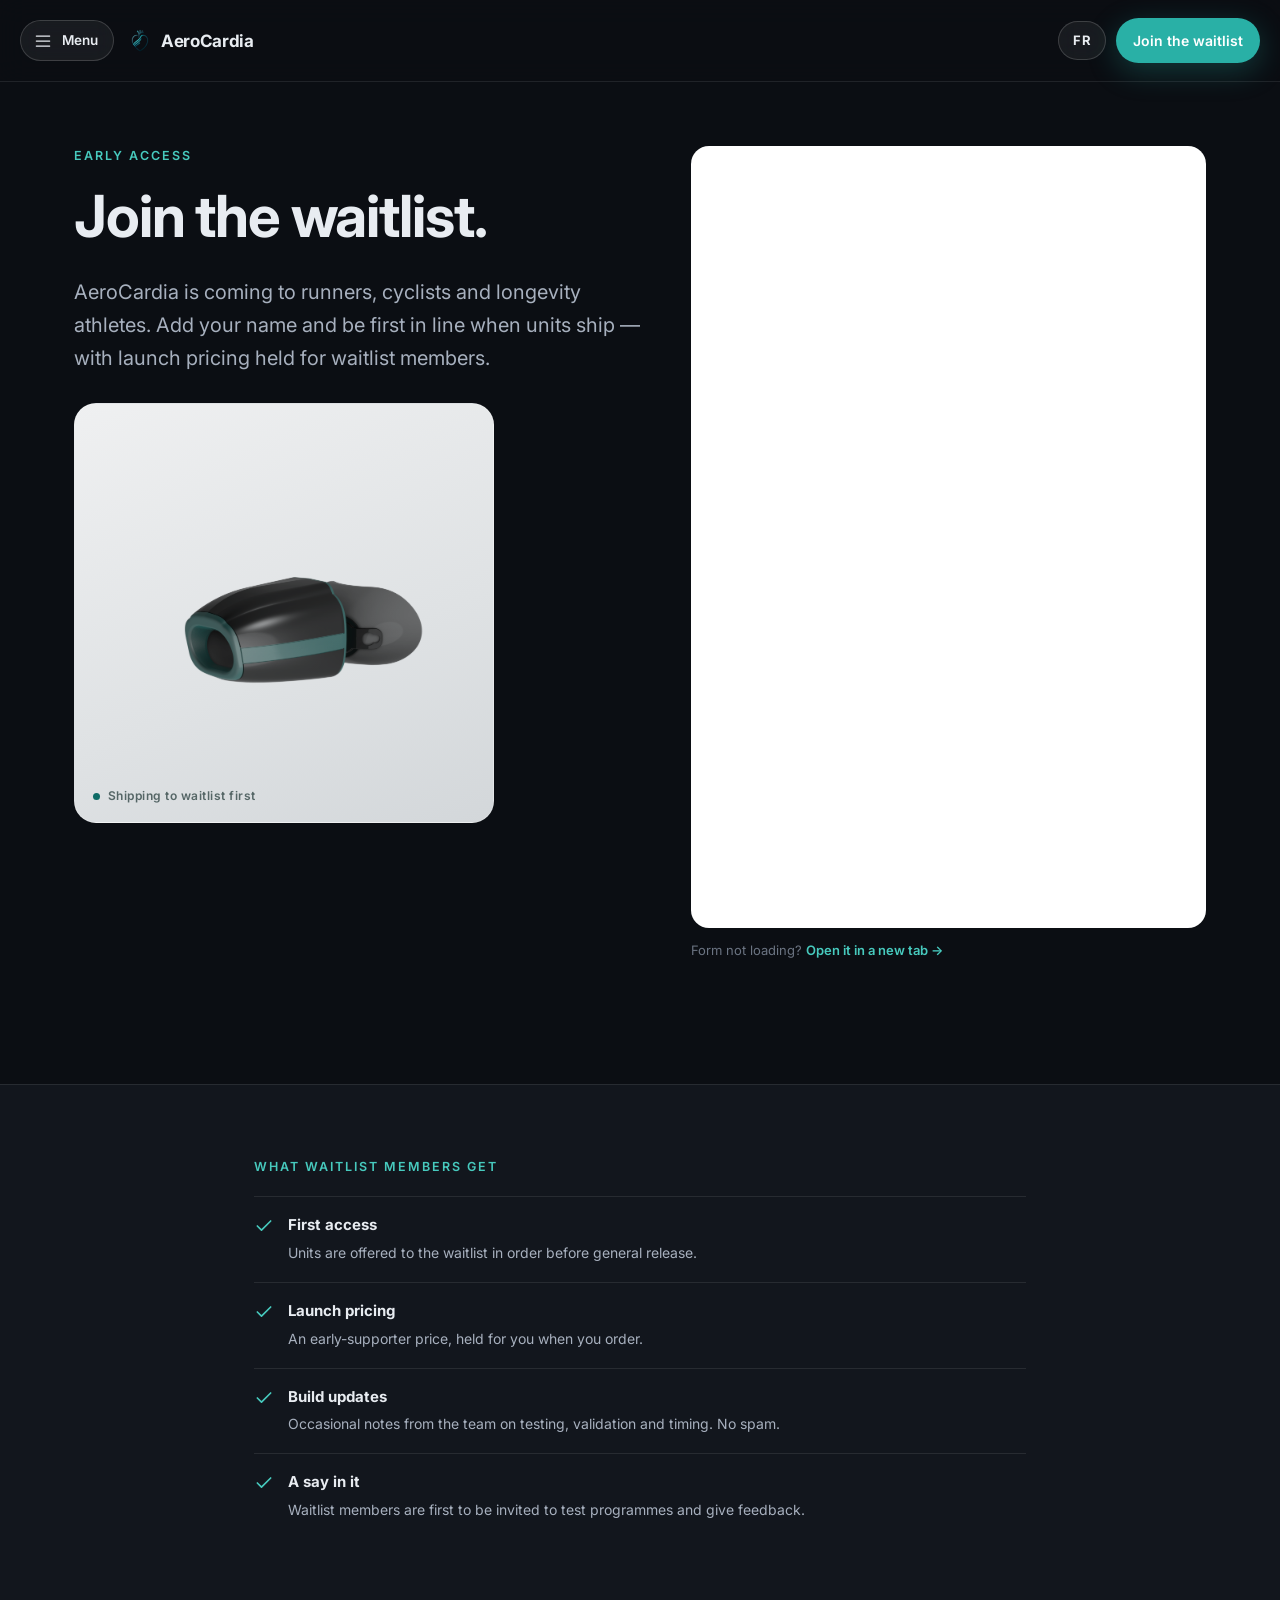
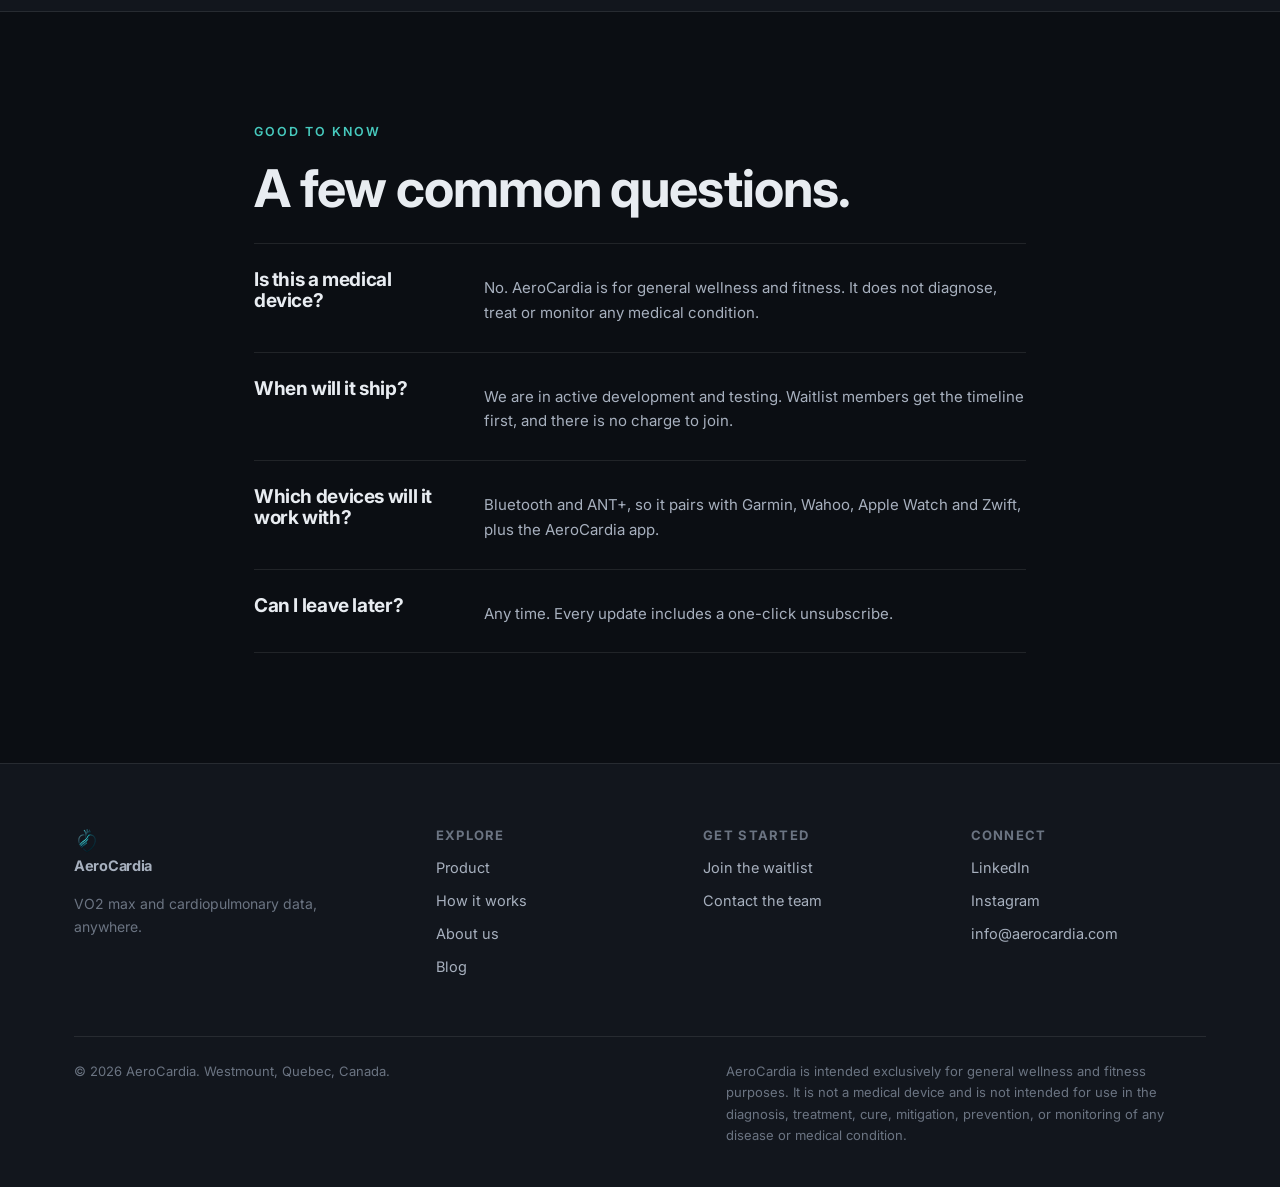
<file: waitlist.html>
<!DOCTYPE html>
<html lang="en">
<head>
<meta charset="UTF-8" />
<script>document.documentElement.classList.add("js");</script>
<meta name="viewport" content="width=device-width, initial-scale=1" />
<title data-fr="Rejoindre la liste d'attente — AeroCardia">Join the waitlist — AeroCardia</title>
<meta name="description" content="Join the AeroCardia waitlist for early access, launch pricing and updates on the portable VO2 and breath sensor." data-fr-attrs="content" data-fr-attr-content="Rejoignez la liste d'attente d'AeroCardia pour un accès anticipé, un tarif de lancement et les nouvelles sur le capteur portable de VO2 et de respiration." />
<link rel="icon" href="assets/img/favicon.png" />
<link rel="preconnect" href="https://fonts.googleapis.com" />
<link rel="preconnect" href="https://fonts.gstatic.com" crossorigin />
<link href="https://fonts.googleapis.com/css2?family=Inter:wght@300;400;500;600;700&display=swap" rel="stylesheet" />
<link rel="stylesheet" href="assets/css/styles.css" />
</head>
<body class="interior">

<header class="topbar" data-topbar>
  <div class="topbar__left">
    <button class="menu-open" id="menu-open" aria-expanded="false" aria-controls="menu">
      <svg width="20" height="20" viewBox="0 0 24 24" fill="none" stroke="currentColor" stroke-width="1.5" stroke-linecap="round" stroke-linejoin="round" aria-hidden="true"><line x1="4" y1="6" x2="20" y2="6"/><line x1="4" y1="12" x2="20" y2="12"/><line x1="4" y1="18" x2="20" y2="18"/></svg>
      <span class="menu-open__label" data-fr="Menu">Menu</span>
    </button>
    <a class="topbar__brand" href="index.html" aria-label="AeroCardia home" data-fr-attrs="aria-label" data-fr-attr-aria-label="Accueil AeroCardia">
      <img src="assets/img/favicon.png" alt="" width="24" height="24" />AeroCardia
    </a>
  </div>
  <div class="topbar__right">
    <button type="button" class="lang-toggle" data-lang-toggle aria-pressed="false">FR</button>
    <a class="btn btn--primary btn--sm topbar__cta" href="waitlist.html" aria-current="page" data-fr="Rejoindre la liste d'attente">Join the waitlist</a>
  </div>
</header>

<div class="menu" id="menu" aria-hidden="true">
  <div class="menu__backdrop" data-menu-close></div>
  <nav class="menu__panel" aria-label="Main menu" data-fr-attrs="aria-label" data-fr-attr-aria-label="Menu principal">
    <button class="menu__close" id="menu-close" data-menu-close>
      <svg width="20" height="20" viewBox="0 0 24 24" fill="none" stroke="currentColor" stroke-width="1.5" stroke-linecap="round" stroke-linejoin="round" aria-hidden="true"><path d="M18 6 6 18"/><path d="m6 6 12 12"/></svg>
      <span data-fr="Fermer">Close</span>
    </button>
    <div class="menu__nav">
      <a class="menu__link" href="index.html"><span class="menu__linkText" data-fr="Accueil">Home</span><svg class="menu__arrow icon" width="16" height="16" viewBox="0 0 24 24" fill="none" stroke="currentColor" stroke-width="1.5" stroke-linecap="round" stroke-linejoin="round" aria-hidden="true"><path d="M5 12h14"/><path d="m12 5 7 7-7 7"/></svg></a>
      <a class="menu__link" href="product.html"><span class="menu__linkText" data-fr="Produit">Product</span><svg class="menu__arrow icon" width="16" height="16" viewBox="0 0 24 24" fill="none" stroke="currentColor" stroke-width="1.5" stroke-linecap="round" stroke-linejoin="round" aria-hidden="true"><path d="M5 12h14"/><path d="m12 5 7 7-7 7"/></svg></a>
      <a class="menu__link" href="how-it-works.html"><span class="menu__linkText" data-fr="Comment ça marche">How it works</span><svg class="menu__arrow icon" width="16" height="16" viewBox="0 0 24 24" fill="none" stroke="currentColor" stroke-width="1.5" stroke-linecap="round" stroke-linejoin="round" aria-hidden="true"><path d="M5 12h14"/><path d="m12 5 7 7-7 7"/></svg></a>
      <a class="menu__link" href="about.html"><span class="menu__linkText" data-fr="À propos">About</span><svg class="menu__arrow icon" width="16" height="16" viewBox="0 0 24 24" fill="none" stroke="currentColor" stroke-width="1.5" stroke-linecap="round" stroke-linejoin="round" aria-hidden="true"><path d="M5 12h14"/><path d="m12 5 7 7-7 7"/></svg></a>
      <a class="menu__link" href="index.html#blog"><span class="menu__linkText" data-fr="Blogue">Blog</span><svg class="menu__arrow icon" width="16" height="16" viewBox="0 0 24 24" fill="none" stroke="currentColor" stroke-width="1.5" stroke-linecap="round" stroke-linejoin="round" aria-hidden="true"><path d="M5 12h14"/><path d="m12 5 7 7-7 7"/></svg></a>
    </div>
    <div class="menu__foot">
      <span class="menu__footLabel" data-fr="Nous contacter">Get in touch</span>
      <a class="menu__mail" href="mailto:info@aerocardia.com">info@aerocardia.com</a>
      <div style="margin-top:18px"><a class="btn btn--primary" href="waitlist.html" data-fr="Rejoindre la liste d'attente">Join the waitlist</a></div>
    </div>
  </nav>
</div>

<main>

<section class="section" style="padding-top:88px">
  <div class="wrap">
    <div class="hero__grid" style="align-items:start">
      <div class="reveal in">
        <span class="eyebrow" data-fr="Accès anticipé">Early access</span>
        <h1 style="font-size:clamp(34px,5vw,58px)" data-fr="Rejoindre la liste d'attente.">Join the waitlist.</h1>
        <p class="lede" data-fr="AeroCardia arrive pour les coureurs, cyclistes et athlètes attentifs à leur longévité. Ajoutez votre nom et soyez parmi les premiers lorsque les unités seront expédiées — avec un tarif de lancement réservé aux membres de la liste d'attente.">AeroCardia is coming to runners, cyclists and longevity athletes. Add your name and be first in line when units ship — with launch pricing held for waitlist members.</p>
        <div class="stage stage--tall" style="margin-top:28px;max-width:420px">
          <div class="stage__frames stage__float">
            <img src="assets/img/device-black-teal.png" alt="AeroCardia breath sensor" data-fr-attrs="alt" data-fr-attr-alt="Capteur de respiration AeroCardia" />
          </div>
          <span class="stage__badge" data-fr="Expédié en priorité à la liste d'attente">Shipping to waitlist first</span>
        </div>
      </div>

      <div class="reveal in" data-d="1">
        <!-- Waitlist form — JotForm 262305901704046. Swap the src to change forms. -->
        <div class="waitlist-embed">
          <iframe
            title="AeroCardia waitlist form"
            src="https://form.jotform.com/262305901704046"
            allow="geolocation; microphone; camera; fullscreen"
            scrolling="no"
            loading="lazy"></iframe>
        </div>
        <p class="muted" style="font-size:13px;margin-top:12px" data-fr="Le formulaire ne s'affiche pas&nbsp;? <a class='link' style='font-size:13px' href='https://form.jotform.com/262305901704046' target='_blank' rel='noopener'>Ouvrez-le dans un nouvel onglet &rarr;</a>">
          Form not loading? <a class="link" style="font-size:13px" href="https://form.jotform.com/262305901704046" target="_blank" rel="noopener">Open it in a new tab &rarr;</a>
        </p>
      </div>
    </div>
  </div>
</section>

<section class="section section--tight" style="background:var(--bg-elev);border-top:1px solid var(--line);border-bottom:1px solid var(--line)">
  <div class="wrap narrow">
    <div class="reveal"><span class="eyebrow" data-fr="Ce qu'obtiennent les membres de la liste d'attente">What waitlist members get</span></div>
    <div class="perk reveal">
      <svg width="20" height="20" viewBox="0 0 24 24" fill="none" stroke="currentColor" stroke-width="2"><path d="M20 6L9 17l-5-5" stroke-linecap="round" stroke-linejoin="round"/></svg>
      <div><b data-fr="Accès prioritaire">First access</b><span data-fr="Les unités sont offertes à la liste d'attente dans l'ordre, avant la mise en marché générale.">Units are offered to the waitlist in order before general release.</span></div>
    </div>
    <div class="perk reveal">
      <svg width="20" height="20" viewBox="0 0 24 24" fill="none" stroke="currentColor" stroke-width="2"><path d="M20 6L9 17l-5-5" stroke-linecap="round" stroke-linejoin="round"/></svg>
      <div><b data-fr="Tarif de lancement">Launch pricing</b><span data-fr="Un tarif de premier partisan, réservé pour vous au moment de commander.">An early-supporter price, held for you when you order.</span></div>
    </div>
    <div class="perk reveal">
      <svg width="20" height="20" viewBox="0 0 24 24" fill="none" stroke="currentColor" stroke-width="2"><path d="M20 6L9 17l-5-5" stroke-linecap="round" stroke-linejoin="round"/></svg>
      <div><b data-fr="Nouvelles du développement">Build updates</b><span data-fr="Des nouvelles occasionnelles de l'équipe sur les essais, la validation et les échéances. Pas de pourriel.">Occasional notes from the team on testing, validation and timing. No spam.</span></div>
    </div>
    <div class="perk reveal">
      <svg width="20" height="20" viewBox="0 0 24 24" fill="none" stroke="currentColor" stroke-width="2"><path d="M20 6L9 17l-5-5" stroke-linecap="round" stroke-linejoin="round"/></svg>
      <div><b data-fr="Votre mot à dire">A say in it</b><span data-fr="Les membres de la liste d'attente sont les premiers invités aux programmes de test et à donner leur avis.">Waitlist members are first to be invited to test programmes and give feedback.</span></div>
    </div>
  </div>
</section>

<section class="section">
  <div class="wrap narrow">
    <div class="reveal"><span class="eyebrow" data-fr="Bon à savoir">Good to know</span><h2 data-fr="Quelques questions fréquentes.">A few common questions.</h2></div>
    <div style="margin-top:26px">
      <div class="metric-row reveal"><div><h3 data-fr="Est-ce un dispositif médical&nbsp;?">Is this a medical device?</h3></div><p data-fr="Non. AeroCardia est destiné au bien-être général et à la mise en forme. Il ne diagnostique, ne traite et ne surveille aucune condition médicale.">No. AeroCardia is for general wellness and fitness. It does not diagnose, treat or monitor any medical condition.</p></div>
      <div class="metric-row reveal"><div><h3 data-fr="Quand sera-t-il expédié&nbsp;?">When will it ship?</h3></div><p data-fr="Nous sommes en développement et en essais actifs. Les membres de la liste d'attente obtiennent l'échéancier en premier, et il n'y a aucuns frais pour l'inscription.">We are in active development and testing. Waitlist members get the timeline first, and there is no charge to join.</p></div>
      <div class="metric-row reveal"><div><h3 data-fr="Avec quels appareils fonctionnera-t-il&nbsp;?">Which devices will it work with?</h3></div><p data-fr="Bluetooth et ANT+, donc il se jumelle avec Garmin, Wahoo, Apple Watch et Zwift, en plus de l'appli AeroCardia.">Bluetooth and ANT+, so it pairs with Garmin, Wahoo, Apple Watch and Zwift, plus the AeroCardia app.</p></div>
      <div class="metric-row reveal"><div><h3 data-fr="Puis-je me désinscrire plus tard&nbsp;?">Can I leave later?</h3></div><p data-fr="N'importe quand. Chaque communication inclut une désinscription en un clic.">Any time. Every update includes a one-click unsubscribe.</p></div>
    </div>
  </div>
</section>

</main>

<footer class="footer">
  <div class="wrap">
    <div class="footer__grid">
      <div>
        <a class="brand" href="index.html" style="margin-bottom:14px"><img class="brand__mark" src="assets/img/favicon.png" alt="" width="26" height="26" />AeroCardia</a>
        <p class="muted" style="font-size:14px;max-width:32ch" data-fr="Les données de VO2 max et cardiopulmonaires, partout.">VO2 max and cardiopulmonary data, anywhere.</p>
      </div>
      <div><h4 data-fr="Explorer">Explore</h4><a href="product.html" data-fr="Produit">Product</a><a href="how-it-works.html" data-fr="Comment ça marche">How it works</a><a href="about.html" data-fr="À propos">About us</a><a href="https://aerocardia.com/blog" data-fr="Blogue">Blog</a></div>
      <div><h4 data-fr="Commencer">Get started</h4><a href="waitlist.html" data-fr="Rejoindre la liste d'attente">Join the waitlist</a><a href="mailto:info@aerocardia.com" data-fr="Contacter l'équipe">Contact the team</a></div>
      <div><h4 data-fr="Nous suivre">Connect</h4><a href="https://www.linkedin.com/company/aerocardia/" target="_blank" rel="noopener">LinkedIn</a><a href="https://www.instagram.com/aerocardia" target="_blank" rel="noopener">Instagram</a><a href="mailto:info@aerocardia.com">info@aerocardia.com</a></div>
    </div>
    <div class="footer__bottom">
      <span>&copy; <span data-year>2026</span> AeroCardia. Westmount, Quebec, Canada.</span>
      <span class="footer__disc" data-fr="AeroCardia est destiné exclusivement à des fins de bien-être général et de mise en forme. Il n'est pas un dispositif médical et n'est pas destiné à être utilisé pour le diagnostic, le traitement, la guérison, l'atténuation, la prévention ou la surveillance d'une maladie ou d'une condition médicale.">AeroCardia is intended exclusively for general wellness and fitness purposes. It is not a medical device and is not intended for use in the diagnosis, treatment, cure, mitigation, prevention, or monitoring of any disease or medical condition.</span>
    </div>
  </div>
</footer>

<script src="assets/js/i18n.js"></script>
<script src="assets/js/menu.js"></script>
<script src="assets/js/main.js"></script>
</body>
</html>
</file>
<file: assets/css/styles.css>
/* =========================================================
   AeroCardia — wellness site
   Dark performance theme
   ========================================================= */

:root {
  /* Core palette */
  --bg:            #0B0E13;
  --bg-elev:       #12161D;
  --bg-elev-2:     #171C25;
  --line:          rgba(255,255,255,0.09);
  --line-strong:   rgba(255,255,255,0.16);

  --text:          #E8ECF1;
  --text-dim:      #A7B0BE;
  --text-mute:     #6B7482;

  --accent:        #29B0A6;   /* AeroCardia teal */
  --accent-bright: #47CabE;
  --accent-deep:   #0E6B66;
  --accent-soft:   rgba(41,176,166,0.13);

  --good:          #4FD0B0;
  --warn:          #F5A524;
  --hot:           #FF6B5B;

  /* Type */
  --font-sans: "Inter", -apple-system, BlinkMacSystemFont, "Segoe UI", Roboto, Helvetica, Arial, sans-serif;
  --font-display: "Inter", -apple-system, BlinkMacSystemFont, "Segoe UI", Roboto, sans-serif;

  /* Layout */
  --wrap: 1180px;
  --wrap-narrow: 820px;
  --radius: 18px;
  --radius-sm: 12px;
  --nav-h: 68px;

  --ease: cubic-bezier(0.22, 1, 0.36, 1);
}

/* ---------- Reset-ish ---------- */
* { box-sizing: border-box; }
html { scroll-behavior: smooth; -webkit-text-size-adjust: 100%; }
body {
  margin: 0;
  background: var(--bg);
  color: var(--text);
  font-family: var(--font-sans);
  font-size: 17px;
  line-height: 1.65;
  -webkit-font-smoothing: antialiased;
  text-rendering: optimizeLegibility;
  overflow-x: hidden;
}
img, svg, video { max-width: 100%; display: block; }
a { color: inherit; text-decoration: none; }
button { font-family: inherit; cursor: pointer; }
h1, h2, h3, h4 { font-family: var(--font-display); font-weight: 700; line-height: 1.08; letter-spacing: -0.02em; margin: 0 0 0.5em; }
p { margin: 0 0 1em; }
::selection { background: var(--accent); color: #fff; }

/* ---------- Utilities ---------- */
.wrap { width: 100%; max-width: var(--wrap); margin: 0 auto; padding: 0 24px; }
.narrow { max-width: var(--wrap-narrow); }
.section { padding: 110px 0; position: relative; }
.section--tight { padding: 72px 0; }
.center { text-align: center; }
.eyebrow {
  font-size: 12.5px; font-weight: 600; letter-spacing: 0.16em; text-transform: uppercase;
  color: var(--accent-bright); margin-bottom: 18px; display: block;
}
.lede { font-size: 20px; color: var(--text-dim); max-width: 60ch; }
.section h2 { font-size: clamp(30px, 4.4vw, 52px); }
.muted { color: var(--text-mute); }
.hr { height: 1px; background: var(--line); border: 0; margin: 0; }

/* ---------- Buttons ---------- */
.btn {
  display: inline-flex; align-items: center; gap: 9px;
  padding: 13px 22px; border-radius: 999px; font-weight: 600; font-size: 15px;
  border: 1px solid transparent; transition: transform .18s var(--ease), background .18s, border-color .18s, color .18s;
  white-space: nowrap;
}
.btn:active { transform: translateY(1px); }
.btn--primary { background: var(--accent); color: #fff; }
.btn--primary:hover { background: var(--accent-bright); }
.btn--ghost { border-color: var(--line-strong); color: var(--text); }
.btn--ghost:hover { border-color: var(--text-dim); background: rgba(255,255,255,0.04); }
.btn--sm { padding: 10px 16px; font-size: 14px; }
.btn--lg { padding: 16px 30px; font-size: 16px; }
.arrow { transition: transform .2s var(--ease); }
.btn:hover .arrow, .link:hover .arrow { transform: translateX(3px); }
.link { display: inline-flex; align-items: center; gap: 7px; color: var(--accent-bright); font-weight: 600; font-size: 15px; }

/* ---------- Nav ---------- */
.nav {
  position: sticky; top: 0; z-index: 100; height: var(--nav-h);
  display: flex; align-items: center;
  background: rgba(11,14,19,0.72); backdrop-filter: blur(14px);
  border-bottom: 1px solid transparent; transition: border-color .3s, background .3s;
}
.nav.is-scrolled { border-color: var(--line); background: rgba(11,14,19,0.9); }
.nav__inner { width: 100%; max-width: var(--wrap); margin: 0 auto; padding: 0 24px; display: flex; align-items: center; justify-content: space-between; }
.brand { display: flex; align-items: center; gap: 10px; font-weight: 700; letter-spacing: -0.02em; font-size: 18px; }
.brand__mark { width: 26px; height: 26px; flex: none; }
.nav__links { display: flex; align-items: center; gap: 34px; list-style: none; margin: 0; padding: 0; }
.nav__links a { font-size: 14.5px; color: var(--text-dim); transition: color .15s; }
.nav__links a:hover, .nav__links a[aria-current="page"] { color: var(--text); }
.nav__cta { display: flex; align-items: center; gap: 14px; }
.nav__toggle { display: none; background: none; border: 0; color: var(--text); padding: 8px; }
@media (max-width: 900px) {
  .nav__links, .nav__cta .btn--ghost { display: none; }
  .nav__toggle { display: block; }
  .nav.is-open .nav__links {
    display: flex; position: absolute; top: var(--nav-h); left: 0; right: 0;
    flex-direction: column; gap: 0; background: var(--bg-elev); border-bottom: 1px solid var(--line); padding: 8px 0;
  }
  .nav.is-open .nav__links a { padding: 14px 24px; width: 100%; }
}

/* ---------- Hero ---------- */
.hero { position: relative; padding: 92px 0 60px; overflow: hidden; }
.hero__grid { display: grid; grid-template-columns: 1.05fr 0.95fr; gap: 48px; align-items: center; }
.hero h1 { font-size: clamp(40px, 6.6vw, 76px); letter-spacing: -0.03em; }
.hero .lede { font-size: 21px; margin-bottom: 30px; }
.hero__actions { display: flex; gap: 14px; flex-wrap: wrap; }
.hero__note { margin-top: 20px; font-size: 13.5px; color: var(--text-mute); }
.hero__glow {
  position: absolute; width: 720px; height: 720px; right: -180px; top: -220px; pointer-events: none;
  background: radial-gradient(circle, rgba(41,176,166,0.20), transparent 62%); filter: blur(20px);
}
@media (max-width: 880px) {
  .hero__grid { grid-template-columns: 1fr; gap: 34px; }
  .hero { padding: 56px 0 40px; }
}

/* ---------- Device visual ---------- */
.device {
  position: relative; aspect-ratio: 1 / 1; width: 100%; max-width: 460px; margin-inline: auto;
  display: grid; place-items: center;
}
.device__ring {
  position: absolute; inset: 0; border-radius: 50%;
  background: radial-gradient(circle at 50% 45%, rgba(46,155,255,0.16), transparent 60%);
}
.device__img { width: 78%; filter: drop-shadow(0 40px 70px rgba(0,0,0,0.55)); }
.device__img--spin { animation: float 7s ease-in-out infinite; }
@keyframes float { 0%,100% { transform: translateY(-8px) rotate(-2deg); } 50% { transform: translateY(8px) rotate(2deg); } }

/* Product stage — renders sit on a light studio card.
   The supplied renders have white / light-grey studio backgrounds;
   mix-blend-mode:multiply drops that background against the light card
   so no per-image cut-out is needed. (Re-export as transparent PNG for
   a perfectly clean result — see README.) */
.stage {
  position: relative; width: 100%; border-radius: 22px; overflow: hidden;
  background: linear-gradient(158deg, #EFF0F1 0%, #DFE2E4 60%, #D3D7DA 100%);
  border: 1px solid var(--line-strong); aspect-ratio: 4 / 3; display: grid; place-items: center;
  isolation: isolate;
}
.stage--tall { aspect-ratio: 1 / 1; }
.stage__frames { position: relative; width: 92%; aspect-ratio: 16/10; }
.stage__frames img {
  width: 100%; height: 100%; object-fit: contain;
  mix-blend-mode: multiply;
  transition: opacity .5s var(--ease);
}
/* opt-in auto colourway cross-fade */
.stage__frames--cycle img { position: absolute; inset: 0; opacity: 0; animation: colourway 25s infinite; }
.stage__frames--cycle img:nth-child(1) { animation-delay: 0s; }
.stage__frames--cycle img:nth-child(2) { animation-delay: 5s; }
.stage__frames--cycle img:nth-child(3) { animation-delay: 10s; }
.stage__frames--cycle img:nth-child(4) { animation-delay: 15s; }
.stage__frames--cycle img:nth-child(5) { animation-delay: 20s; }
@keyframes colourway {
  0%, 2% { opacity: 0; }
  5%, 18% { opacity: 1; }
  21%, 100% { opacity: 0; }
}
@media (prefers-reduced-motion: reduce) {
  .stage__frames--cycle img { animation: none; }
  .stage__frames--cycle img:not(:first-child) { display: none; }
  .stage__frames--cycle img:first-child { opacity: 1; }
}
.stage__float { animation: float 8s ease-in-out infinite; }
.stage__badge {
  position: absolute; left: 18px; bottom: 16px; font-size: 12px; letter-spacing: .04em;
  color: #566; display: flex; align-items: center; gap: 8px; font-weight: 600;
}
.stage__badge::before { content: ""; width: 7px; height: 7px; border-radius: 50%; background: var(--accent-deep); }
@media (prefers-reduced-motion: reduce) {
  .stage__frames img { animation: none; opacity: 1; }
  .stage__frames img:not(:first-child) { display: none; }
  .stage__float { animation: none; }
}

/* Dark floating render (how-it-works) — radial mask feathers the studio bg */
.render-float {
  width: 100%; max-width: 560px; margin-inline: auto;
  -webkit-mask-image: radial-gradient(ellipse 62% 62% at 50% 48%, #000 55%, transparent 82%);
          mask-image: radial-gradient(ellipse 62% 62% at 50% 48%, #000 55%, transparent 82%);
}

/* Placeholder shell (used until real renders are dropped in) */
.shell {
  width: 70%; aspect-ratio: 1/1; border-radius: 46% 54% 52% 48% / 54% 46% 54% 46%;
  background:
    radial-gradient(circle at 38% 32%, #2b3340, #12161d 62%),
    var(--bg-elev);
  border: 1px solid var(--line-strong);
  box-shadow: inset 0 2px 14px rgba(255,255,255,0.06), inset 0 -20px 40px rgba(0,0,0,0.5), 0 40px 70px rgba(0,0,0,0.55);
  display: grid; place-items: center; position: relative;
}
.shell::before {
  content: ""; width: 32%; aspect-ratio: 1/1; border-radius: 50% 50% 48% 52% / 60% 60% 40% 40%;
  background: linear-gradient(160deg, #1c222c, #0c0f14);
  box-shadow: inset 0 2px 6px rgba(255,255,255,0.08), 0 6px 16px rgba(0,0,0,0.5);
  border: 1px solid var(--line);
}
.shell[data-accent]::after {
  content: ""; position: absolute; inset: -1px; border-radius: inherit;
  border: 2px solid var(--shell-accent, var(--accent)); opacity: .55; mask: linear-gradient(#000,transparent 70%);
}

/* ---------- Cards ---------- */
.cards { display: grid; gap: 22px; }
.cards--3 { grid-template-columns: repeat(3, 1fr); }
.cards--2 { grid-template-columns: repeat(2, 1fr); }
@media (max-width: 900px) { .cards--3, .cards--2 { grid-template-columns: 1fr; } }
.card {
  background: var(--bg-elev); border: 1px solid var(--line); border-radius: var(--radius);
  padding: 30px; transition: border-color .2s, transform .2s var(--ease), background .2s;
}
.card:hover { border-color: var(--line-strong); transform: translateY(-3px); }
.card__icon {
  width: 42px; height: 42px; border-radius: 11px; display: grid; place-items: center;
  background: var(--accent-soft); color: var(--accent-bright); margin-bottom: 18px;
}
.card h3 { font-size: 20px; }
.card p { color: var(--text-dim); font-size: 15.5px; margin: 0; }
.card ul { margin: 14px 0 0; padding: 0; list-style: none; }
.card ul li { position: relative; padding-left: 20px; font-size: 14.5px; color: var(--text-dim); margin-bottom: 7px; }
.card ul li::before { content: ""; position: absolute; left: 0; top: 9px; width: 7px; height: 7px; border-radius: 50%; background: var(--accent); }

.team-grid { display: grid; grid-template-columns: repeat(5, 1fr); gap: 28px 20px; }
@media (max-width: 900px) { .team-grid { grid-template-columns: repeat(3, 1fr); } }
@media (max-width: 560px) { .team-grid { grid-template-columns: repeat(2, 1fr); } }
.team-mini { text-align: center; }
.team-mini img {
  width: 76px; height: 76px; border-radius: 50%; object-fit: cover; margin: 0 auto 12px;
  display: block; background: var(--bg-elev); border: 1px solid var(--line);
}
.team-mini h4 { font-size: 15px; margin: 0 0 2px; }
.team-mini p { margin: 0; font-size: 13px; color: var(--text-mute); }

/* ---------- Split feature rows ---------- */
.split { display: grid; grid-template-columns: 1fr 1fr; gap: 56px; align-items: center; }
.split--reverse .split__media { order: 2; }
.split__media {
  background: var(--bg-elev); border: 1px solid var(--line); border-radius: var(--radius);
  aspect-ratio: 4/3; display: grid; place-items: center; overflow: hidden; position: relative;
}
.split h2 { font-size: clamp(26px, 3.6vw, 40px); }
.split ul { list-style: none; margin: 22px 0 0; padding: 0; }
.split ul li { position: relative; padding-left: 26px; margin-bottom: 12px; color: var(--text-dim); }
.split ul li::before {
  content: ""; position: absolute; left: 0; top: 7px; width: 14px; height: 14px; border-radius: 50%;
  background: var(--accent-soft); border: 1px solid var(--accent);
}
@media (max-width: 900px) {
  .split { grid-template-columns: 1fr; gap: 28px; }
  .split--reverse .split__media { order: 0; }
}

/* ---------- Steps ---------- */
.steps { display: grid; grid-template-columns: repeat(3,1fr); gap: 24px; counter-reset: step; }
@media (max-width: 900px) { .steps { grid-template-columns: 1fr; } }
.step { padding-top: 26px; border-top: 2px solid var(--line-strong); }
.step__n { font-size: 13px; font-weight: 700; color: var(--accent-bright); letter-spacing: 0.1em; }
.step h3 { font-size: 19px; margin-top: 10px; }
.step p { color: var(--text-dim); font-size: 15px; margin: 0; }

/* ---------- Phase / training ---------- */
.phase { background: var(--bg-elev); border: 1px solid var(--line); border-radius: var(--radius); padding: 28px; }
.phase__tag { display: inline-block; font-size: 12px; font-weight: 700; letter-spacing: 0.08em; text-transform: uppercase;
  padding: 5px 10px; border-radius: 6px; margin-bottom: 14px; }
.phase--1 .phase__tag { background: rgba(53,208,165,0.14); color: var(--good); }
.phase--2 .phase__tag { background: rgba(245,165,36,0.14); color: var(--warn); }
.phase--3 .phase__tag { background: rgba(255,90,95,0.14); color: var(--hot); }
.phase h3 { font-size: 20px; }
.phase p { color: var(--text-dim); font-size: 15px; }

/* ---------- Country toggle (UCI) ---------- */
.uci { background: var(--bg-elev); border-top: 1px solid var(--line); border-bottom: 1px solid var(--line); }
.uci__grid { display: grid; grid-template-columns: 1fr 1fr; gap: 56px; align-items: center; }
.flags { display: flex; flex-wrap: wrap; gap: 10px; margin: 22px 0 20px; }
.flag {
  padding: 9px 15px; border-radius: 10px; border: 1px solid var(--line-strong); background: var(--bg-elev-2);
  font-size: 14px; font-weight: 600; color: var(--text-dim); display: flex; align-items: center; gap: 9px;
  transition: border-color .15s, color .15s, background .15s;
}
.flag:hover { color: var(--text); }
.flag.is-active { border-color: var(--accent); color: var(--text); background: var(--accent-soft); }
.flag__dot { width: 12px; height: 12px; border-radius: 3px; flex: none; box-shadow: 0 0 0 1px rgba(255,255,255,0.15); }
.uci__stage { aspect-ratio: 1/1; display: grid; place-items: center; position: relative; }
@media (max-width: 900px) { .uci__grid { grid-template-columns: 1fr; gap: 30px; } }

/* ---------- Blog ---------- */
.posts { display: grid; grid-template-columns: repeat(3,1fr); gap: 24px; }
@media (max-width: 900px) { .posts { grid-template-columns: 1fr; } }
.post { display: flex; flex-direction: column; background: var(--bg-elev); border: 1px solid var(--line);
  border-radius: var(--radius); overflow: hidden; transition: border-color .2s, transform .2s var(--ease); }
.post:hover { border-color: var(--line-strong); transform: translateY(-3px); }
.post__img { aspect-ratio: 16/10; background: linear-gradient(140deg, var(--bg-elev-2), #0c1219); position: relative; overflow: hidden; }
.post__img img { width: 100%; height: 100%; object-fit: cover; }
.post__body { padding: 22px 22px 24px; display: flex; flex-direction: column; flex: 1; }
.post__meta { font-size: 12.5px; color: var(--text-mute); letter-spacing: 0.04em; margin-bottom: 10px; }
.post h3 { font-size: 18px; line-height: 1.25; }
.post p { color: var(--text-dim); font-size: 14.5px; flex: 1; }

/* ---------- Idle image strip (Squarespace-style) ---------- */
.strip { padding: 40px 0; overflow: hidden; border-top: 1px solid var(--line); border-bottom: 1px solid var(--line); background: var(--bg-elev); }
.strip__track { display: flex; gap: 18px; width: max-content; animation: slide 46s linear infinite; }
.strip:hover .strip__track { animation-play-state: paused; }
.strip.is-idle .strip__track { animation-duration: 22s; }
.strip__item { width: 300px; aspect-ratio: 3/2; border-radius: 14px; overflow: hidden; background: var(--bg-elev-2); flex: none; }
.strip__item img { width: 100%; height: 100%; object-fit: cover; }
@keyframes slide { from { transform: translateX(0); } to { transform: translateX(calc(-50% - 9px)); } }
@media (prefers-reduced-motion: reduce) { .strip__track { animation: none; } }

/* ---------- Metrics list (product) ---------- */
.metric-row { display: grid; grid-template-columns: 200px 1fr; gap: 30px; padding: 26px 0; border-top: 1px solid var(--line); }
.metric-row:last-child { border-bottom: 1px solid var(--line); }
.metric-row h3 { font-size: 19px; margin: 0; }
.metric-row .abbr { color: var(--accent-bright); font-size: 13px; font-weight: 600; letter-spacing: 0.05em; }
.metric-row p { color: var(--text-dim); margin: 6px 0 0; font-size: 15px; }
@media (max-width: 700px) { .metric-row { grid-template-columns: 1fr; gap: 8px; } }

/* ---------- Spec table ---------- */
.specs { width: 100%; border-collapse: collapse; }
.specs th, .specs td { text-align: left; padding: 16px 12px; border-bottom: 1px solid var(--line); font-size: 15px; }
.specs th { color: var(--text-mute); font-weight: 600; width: 40%; }
.specs td { color: var(--text-dim); }

/* ---------- CTA band ---------- */
.cta-band { background: linear-gradient(135deg, var(--accent-deep), #0a1a2e); border-radius: 26px; padding: 56px; text-align: center; position: relative; overflow: hidden; }
.cta-band h2 { font-size: clamp(28px, 4vw, 44px); }
.cta-band p { color: rgba(255,255,255,0.82); max-width: 46ch; margin-inline: auto; }
.cta-band .btn--primary { background: #fff; color: var(--accent-deep); }
.cta-band .btn--primary:hover { background: #eaf3ff; }
@media (max-width: 700px) { .cta-band { padding: 38px 22px; } }

/* ---------- Backer / partner logos ---------- */
.backers { display: flex; flex-wrap: wrap; align-items: center; justify-content: center; gap: 14px; }
.backer {
  display: grid; place-items: center; min-height: 52px; padding: 12px 20px;
  background: var(--bg-elev-2); border: 1px solid var(--line); border-radius: 10px;
  opacity: 0.9; transition: opacity .18s var(--ease), transform .18s var(--ease), border-color .18s;
}
.backer:hover { opacity: 1; transform: translateY(-2px); border-color: var(--line-strong); }
.backer img { height: 28px; width: auto; max-width: 170px; object-fit: contain; display: block; }
.backer img[hidden] { display: none; }
.backer__txt {
  font-size: 13px; font-weight: 600; color: var(--text-dim); text-align: center; line-height: 1.3;
  max-width: 22ch; letter-spacing: -0.01em;
}
@media (max-width: 640px) { .backer { padding: 10px 14px; } .backer img { height: 22px; } }

/* ---------- Stat pills ---------- */
.stats { display: grid; grid-template-columns: repeat(3,1fr); gap: 18px; }
@media (max-width: 700px) { .stats { grid-template-columns: 1fr; } }
.stat { background: var(--bg-elev); border: 1px solid var(--line); border-radius: var(--radius-sm); padding: 24px; }
.stat b { font-size: 30px; font-family: var(--font-display); letter-spacing: -0.02em; display: block; }
.stat span { color: var(--text-mute); font-size: 13.5px; }

/* ---------- Footer ---------- */
.footer { border-top: 1px solid var(--line); padding: 64px 0 40px; background: var(--bg-elev); }
.footer__grid { display: grid; grid-template-columns: 1.4fr 1fr 1fr 1fr; gap: 32px; }
.footer h4 { font-size: 13px; text-transform: uppercase; letter-spacing: 0.1em; color: var(--text-mute); margin-bottom: 14px; }
.footer a { color: var(--text-dim); font-size: 14.5px; display: block; margin-bottom: 9px; transition: color .15s; }
.footer a:hover { color: var(--text); }
.footer__bottom { margin-top: 48px; padding-top: 24px; border-top: 1px solid var(--line); display: flex; justify-content: space-between; gap: 16px; flex-wrap: wrap; font-size: 13px; color: var(--text-mute); }
.footer__disc { max-width: 60ch; }
@media (max-width: 800px) { .footer__grid { grid-template-columns: 1fr 1fr; } }

/* ---------- Scroll reveal (progressive enhancement) ----------
   Content is visible by default. main.js adds .pre only to elements
   below the fold at load, so a JS failure leaves everything readable. */
.reveal { opacity: 1; transform: none; }
.reveal.pre { opacity: 0; transform: translateY(24px); transition: opacity .7s var(--ease), transform .7s var(--ease); }
.reveal.pre.in { opacity: 1; transform: none; }
.reveal.pre[data-d="1"] { transition-delay: .08s; }
.reveal.pre[data-d="2"] { transition-delay: .16s; }
.reveal.pre[data-d="3"] { transition-delay: .24s; }
@media (prefers-reduced-motion: reduce) { .reveal.pre { opacity: 1; transform: none; transition: none; } }

/* ---------- Page hero (interior) ---------- */
.page-hero { padding: 84px 0 48px; border-bottom: 1px solid var(--line); }
.page-hero h1 { font-size: clamp(34px, 5vw, 60px); }
.page-hero .lede { margin-top: 8px; }

/* ---------- Waitlist ---------- */
.waitlist-wrap { max-width: 620px; margin: 0 auto; }
.waitlist-embed { background: #fff; border: 1px solid var(--line); border-radius: var(--radius); overflow: hidden; }
.waitlist-embed iframe { width: 100%; min-height: 780px; border: 0; display: block; }
@media (max-width: 880px) { .waitlist-embed iframe { min-height: 900px; } }
.perk { display: flex; gap: 14px; padding: 16px 0; border-top: 1px solid var(--line); }
.perk svg { color: var(--accent-bright); flex: none; margin-top: 3px; }
.perk b { display: block; font-size: 15px; }
.perk span { color: var(--text-dim); font-size: 14px; }


/* =========================================================
   v2 — fixed topbar, fullscreen menu, liquid-glass hero,
   numbered cards, render spotlight
   ========================================================= */

/* ---------- Fixed topbar (replaces the old sticky .nav) ---------- */
.topbar {
  position: fixed; inset: 0 0 auto 0; z-index: 90;
  display: flex; align-items: center; justify-content: space-between;
  padding: 18px 20px; gap: 16px;
  transition: background .3s var(--ease), border-color .3s var(--ease);
  border-bottom: 1px solid transparent;
  pointer-events: none;
}
.topbar > *, .topbar button, .topbar a { pointer-events: auto; }
.topbar.is-solid,
.interior .topbar {
  background: rgba(11, 14, 19, 0.82);
  backdrop-filter: blur(14px); -webkit-backdrop-filter: blur(14px);
  border-bottom-color: var(--line);
}
.topbar__left { display: flex; align-items: center; gap: 14px; min-width: 0; }
.topbar__brand { display: flex; align-items: center; gap: 9px; font-weight: 700; font-size: 17px; letter-spacing: -0.02em; color: var(--text); }
.topbar__brand img { width: 24px; height: 24px; flex: none; }
.menu-open {
  display: inline-flex; align-items: center; gap: 9px;
  background: rgba(255, 255, 255, 0.06); backdrop-filter: blur(10px); -webkit-backdrop-filter: blur(10px);
  border: 1px solid var(--line-strong); border-radius: 999px;
  padding: 8px 15px 8px 12px; color: var(--text); font: inherit; font-size: 13.5px; font-weight: 600;
  transition: background .18s, border-color .18s;
}
.menu-open:hover { background: rgba(255, 255, 255, 0.12); border-color: var(--text-mute); }
.menu-open svg { flex: none; }
.topbar__right { display: flex; align-items: center; gap: 10px; }
.lang-toggle {
  display: inline-flex; align-items: center; justify-content: center;
  min-width: 42px;
  background: rgba(255, 255, 255, 0.06); backdrop-filter: blur(10px); -webkit-backdrop-filter: blur(10px);
  border: 1px solid var(--line-strong); border-radius: 999px;
  padding: 8px 14px; color: var(--text); font: inherit; font-size: 13px; font-weight: 700; letter-spacing: .02em;
  transition: background .18s, border-color .18s; flex: none;
}
.lang-toggle:hover { background: rgba(255, 255, 255, 0.12); border-color: var(--text-mute); }
.menu__lang { margin-top: 18px; }
.topbar__cta { box-shadow: 0 8px 30px rgba(41, 176, 166, 0.28); flex: none; }
@media (max-width: 560px) {
  .topbar { padding: 12px 14px; }
  .lang-toggle { padding: 9px 11px; }
  .topbar__brand { display: none; }
  .menu-open__label { display: none; }
  .menu-open { padding: 9px; border-radius: 12px; }
}
.interior main { padding-top: 58px; }

/* ---------- Fullscreen slide-in menu ---------- */
.menu {
  position: fixed; inset: 0; z-index: 200; visibility: hidden; pointer-events: none;
  transition: visibility 0s linear .5s;
}
.menu.is-open { visibility: visible; pointer-events: auto; transition-delay: 0s; }
.menu__backdrop {
  position: absolute; inset: 0; background: rgba(0, 0, 0, 0.55);
  backdrop-filter: blur(4px); -webkit-backdrop-filter: blur(4px);
  opacity: 0; transition: opacity .5s var(--ease);
}
.menu.is-open .menu__backdrop { opacity: 1; }
.menu__panel {
  position: absolute; top: 0; left: 0; display: flex; flex-direction: column;
  width: 100%; height: 100%; padding: 22px 28px 28px; background: var(--bg);
  border-right: 1px solid var(--line);
  transform: translateX(-100%);
  transition: transform .5s cubic-bezier(0.16, 1, 0.3, 1);
}
.menu.is-open .menu__panel { transform: translateX(0); }
@media (min-width: 640px) { .menu__panel { width: 420px; padding: 22px 40px 40px; } }
.menu__close {
  display: inline-flex; align-items: center; gap: 9px; align-self: flex-start;
  margin: 4px 0 44px; background: none; border: 0; font: inherit; font-size: 14px; font-weight: 600;
  color: var(--text); cursor: pointer; transition: opacity .3s;
}
.menu__close:hover { opacity: 0.6; }
.menu__nav { display: flex; flex-direction: column; }
.menu__link {
  display: flex; align-items: center; justify-content: space-between; padding: 18px 0;
  border-bottom: 1px solid var(--line); color: var(--text); text-decoration: none;
  opacity: 0; transform: translateY(20px);
  transition: opacity .5s var(--ease), transform .5s var(--ease);
}
.menu__linkText { font-size: 1.6rem; font-weight: 300; letter-spacing: -0.03em; transition: transform .3s var(--ease); }
.menu__link:hover .menu__linkText { transform: translateX(8px); color: var(--accent-bright); }
.menu__arrow { color: var(--text-mute); opacity: 0; transform: translateX(8px); transition: opacity .3s, transform .3s; }
.menu__link:hover .menu__arrow { opacity: 1; transform: translateX(0); }
@media (min-width: 640px) { .menu__linkText { font-size: 1.9rem; } }
.menu.is-open .menu__link { opacity: 1; transform: translateY(0); }
.menu.is-open .menu__link:nth-child(1) { transition-delay: 140ms; }
.menu.is-open .menu__link:nth-child(2) { transition-delay: 200ms; }
.menu.is-open .menu__link:nth-child(3) { transition-delay: 260ms; }
.menu.is-open .menu__link:nth-child(4) { transition-delay: 320ms; }
.menu.is-open .menu__link:nth-child(5) { transition-delay: 380ms; }
.menu.is-open .menu__link:nth-child(6) { transition-delay: 440ms; }
.menu__foot {
  margin-top: auto; padding: 24px 0 4px; border-top: 1px solid var(--line);
  opacity: 0; transform: translateY(20px); transition: opacity .5s, transform .5s; transition-delay: 0s;
}
.menu.is-open .menu__foot { opacity: 1; transform: translateY(0); transition-delay: 560ms; }
.menu__footLabel { display: block; margin-bottom: 8px; font-size: 12px; text-transform: uppercase; letter-spacing: 0.12em; color: var(--text-mute); }
.menu__mail { font-size: 15px; color: var(--text-dim); }
.menu__mail:hover { color: var(--text); }

/* ---------- Liquid-glass hero ---------- */
#liquid-glass-defs { position: absolute; width: 0; height: 0; pointer-events: none; }
.hero-glass {
  position: relative; z-index: 1;
  min-height: 100vh; min-height: 100svh;
  display: flex; flex-direction: column;
  overflow: hidden;
  background: #06090d;
}
#bg-stage {
  position: absolute; inset: 0; width: 100%; height: 100%;
  z-index: 0; pointer-events: none; display: block;
}
.hero-glass__inner {
  position: relative; z-index: 2; flex: 1;
  width: 100%; max-width: var(--wrap); margin: 0 auto;
  padding: 128px 24px 44px;
  display: flex; flex-direction: column;
}
.hero-glass__row {
  margin-top: auto;
  display: flex; align-items: flex-end; justify-content: space-between; gap: 40px;
}
.hero-glass__copy { max-width: 32rem; }
.hero-glass h1 {
  font-size: clamp(34px, 5.4vw, 62px); line-height: 1.04; letter-spacing: -0.035em;
  text-shadow: 0 2px 40px rgba(0, 0, 0, 0.5);
}
.hero-glass__lede { font-size: clamp(15px, 1.7vw, 19px); color: var(--text-dim); max-width: 34ch; margin: 18px 0 26px; }
.hero-glass__actions { display: flex; gap: 12px; flex-wrap: wrap; }
.hero-glass__note { margin-top: 18px; font-size: 12.5px; color: var(--text-mute); }
.hero-scroll {
  position: absolute; left: 50%; bottom: 18px; transform: translateX(-50%); z-index: 3;
  font-size: 11px; letter-spacing: 0.18em; text-transform: uppercase; color: var(--text-mute);
  display: flex; flex-direction: column; align-items: center; gap: 6px;
}
.hero-scroll::after { content: ""; width: 1px; height: 26px; background: linear-gradient(var(--text-mute), transparent); }

/* the card: a window onto a refracted duplicate of the animated backdrop */
.glass-card {
  position: relative; flex: none;
  width: 340px; max-width: 100%; height: 440px; padding: 26px;
  border-radius: 34px; overflow: hidden;
  border: 1px solid rgba(255, 255, 255, 0.16);
  background: transparent;
  display: flex; flex-direction: column; justify-content: space-between;
  animation: fade-slide-up-card 900ms cubic-bezier(0.16, 1, 0.3, 1) both;
}
@keyframes fade-slide-up-card {
  from { opacity: 0; transform: translateY(28px); }
  to   { opacity: 1; transform: translateY(0); }
}
#dup-stage-container { position: absolute; left: 0; top: 0; z-index: 0; overflow: hidden; pointer-events: none; }
#dup-stage { position: absolute; inset: 0; width: 100%; height: 100%; filter: url(#liquid-glass-refraction); }
.glass-card__frost {
  position: absolute; inset: 0; z-index: 1; border-radius: 34px; pointer-events: none;
  background: rgba(16, 30, 34, 0.44);
  box-shadow: inset 0 1.5px 2px rgba(255, 255, 255, 0.22), inset 0 -1px 3px rgba(0, 0, 0, 0.4);
  transition: background .4s;
}
.glass-card:hover .glass-card__frost { background: rgba(20, 38, 42, 0.36); }
.glass-card__head, .glass-card__body, .glass-card__wave { position: relative; z-index: 2; }
.glass-card__head {
  display: flex; align-items: baseline; justify-content: space-between; gap: 1rem;
  padding-bottom: 12px; border-bottom: 1px solid rgba(255, 255, 255, 0.14);
}
.glass-card__title { font-size: 15px; font-weight: 600; letter-spacing: -0.02em; }
.glass-card__index { font-size: 12px; color: var(--text-mute); }
.glass-card__body { display: flex; flex-direction: column; gap: 14px; margin-top: 16px; }
.glass-metric { display: flex; align-items: baseline; justify-content: space-between; }
.glass-metric__k { font-size: 12.5px; color: var(--text-dim); }
.glass-metric__v { font-size: 22px; font-weight: 700; font-family: var(--font-display); letter-spacing: -0.02em; }
.glass-metric__v small { font-size: 11px; font-weight: 500; color: var(--text-mute); margin-left: 4px; }
.glass-card__wave { display: block; width: 100%; height: auto; margin-top: 14px; color: var(--accent-bright); }
@media (max-width: 900px) {
  .hero-glass__row { flex-direction: column; align-items: flex-start; gap: 30px; }
  .glass-card { width: 100%; max-width: 380px; height: 400px; align-self: center; }
  .hero-scroll { display: none; }
}

/* ---------- Numbered feature cards (Stryd-style) ---------- */
.numbered { display: grid; grid-template-columns: repeat(3, 1fr); gap: 22px; }
@media (max-width: 900px) { .numbered { grid-template-columns: 1fr; max-width: 460px; margin-inline: auto; } }
.ncard {
  background: var(--bg-elev); border: 1px solid var(--line); border-radius: var(--radius);
  overflow: hidden; display: flex; flex-direction: column;
  transition: border-color .2s, transform .2s var(--ease);
}
.ncard:hover { border-color: var(--line-strong); transform: translateY(-3px); }
.ncard__media { position: relative; aspect-ratio: 4 / 3; overflow: hidden; background: var(--bg-elev-2); }
.ncard__media img { width: 100%; height: 100%; object-fit: cover; }
.ncard__media--empty { background: linear-gradient(140deg, var(--bg-elev-2), #0c1219); }
.ncard__n {
  position: absolute; top: 12px; right: 12px; width: 30px; height: 30px; border-radius: 50%;
  display: grid; place-items: center; font-size: 13px; font-weight: 700;
  background: rgba(6, 9, 13, 0.7); backdrop-filter: blur(6px); color: var(--text); border: 1px solid var(--line-strong);
}
.ncard__body { padding: 22px 22px 24px; display: flex; flex-direction: column; flex: 1; }
.ncard__body h3 { font-size: 13px; letter-spacing: 0.08em; text-transform: uppercase; color: var(--accent-bright); margin-bottom: 12px; }
.ncard__body p { color: var(--text-dim); font-size: 14.5px; margin: 0 0 14px; }
.ncard__list { list-style: none; margin: auto 0 0; padding: 0; }
.ncard__list li { position: relative; padding-left: 18px; font-size: 13.5px; color: var(--text-dim); margin-bottom: 6px; }
.ncard__list li::before { content: ""; position: absolute; left: 0; top: 8px; width: 6px; height: 6px; border-radius: 50%; background: var(--accent); }

/* ---------- Render spotlight ("Always know your power") ---------- */
.spotlight { position: relative; overflow: hidden; }
.spotlight__grid { display: grid; grid-template-columns: 1.5fr 1fr; gap: 40px; align-items: center; }
.spotlight__stage {
  position: relative; aspect-ratio: 16 / 10; border-radius: 26px; overflow: hidden;
  background: radial-gradient(120% 120% at 40% 30%, #1a2024, #0c0f13 70%);
  border: 1px solid var(--line); display: grid; place-items: center;
}
.spotlight__stage img { width: 74%; filter: drop-shadow(0 40px 60px rgba(0, 0, 0, 0.6)); animation: float 8s ease-in-out infinite; }
.spotlight__copy h2 { font-size: clamp(28px, 4vw, 46px); text-align: right; }
.spotlight__copy p { color: var(--text-dim); text-align: right; margin-left: auto; max-width: 30ch; }
@media (max-width: 900px) {
  .spotlight__grid { grid-template-columns: 1fr; gap: 24px; }
  .spotlight__copy h2, .spotlight__copy p { text-align: left; margin-left: 0; }
}
@media (prefers-reduced-motion: reduce) {
  .spotlight__stage img { animation: none; }
  .glass-card { animation-duration: 0.01ms; }
}
</file>
